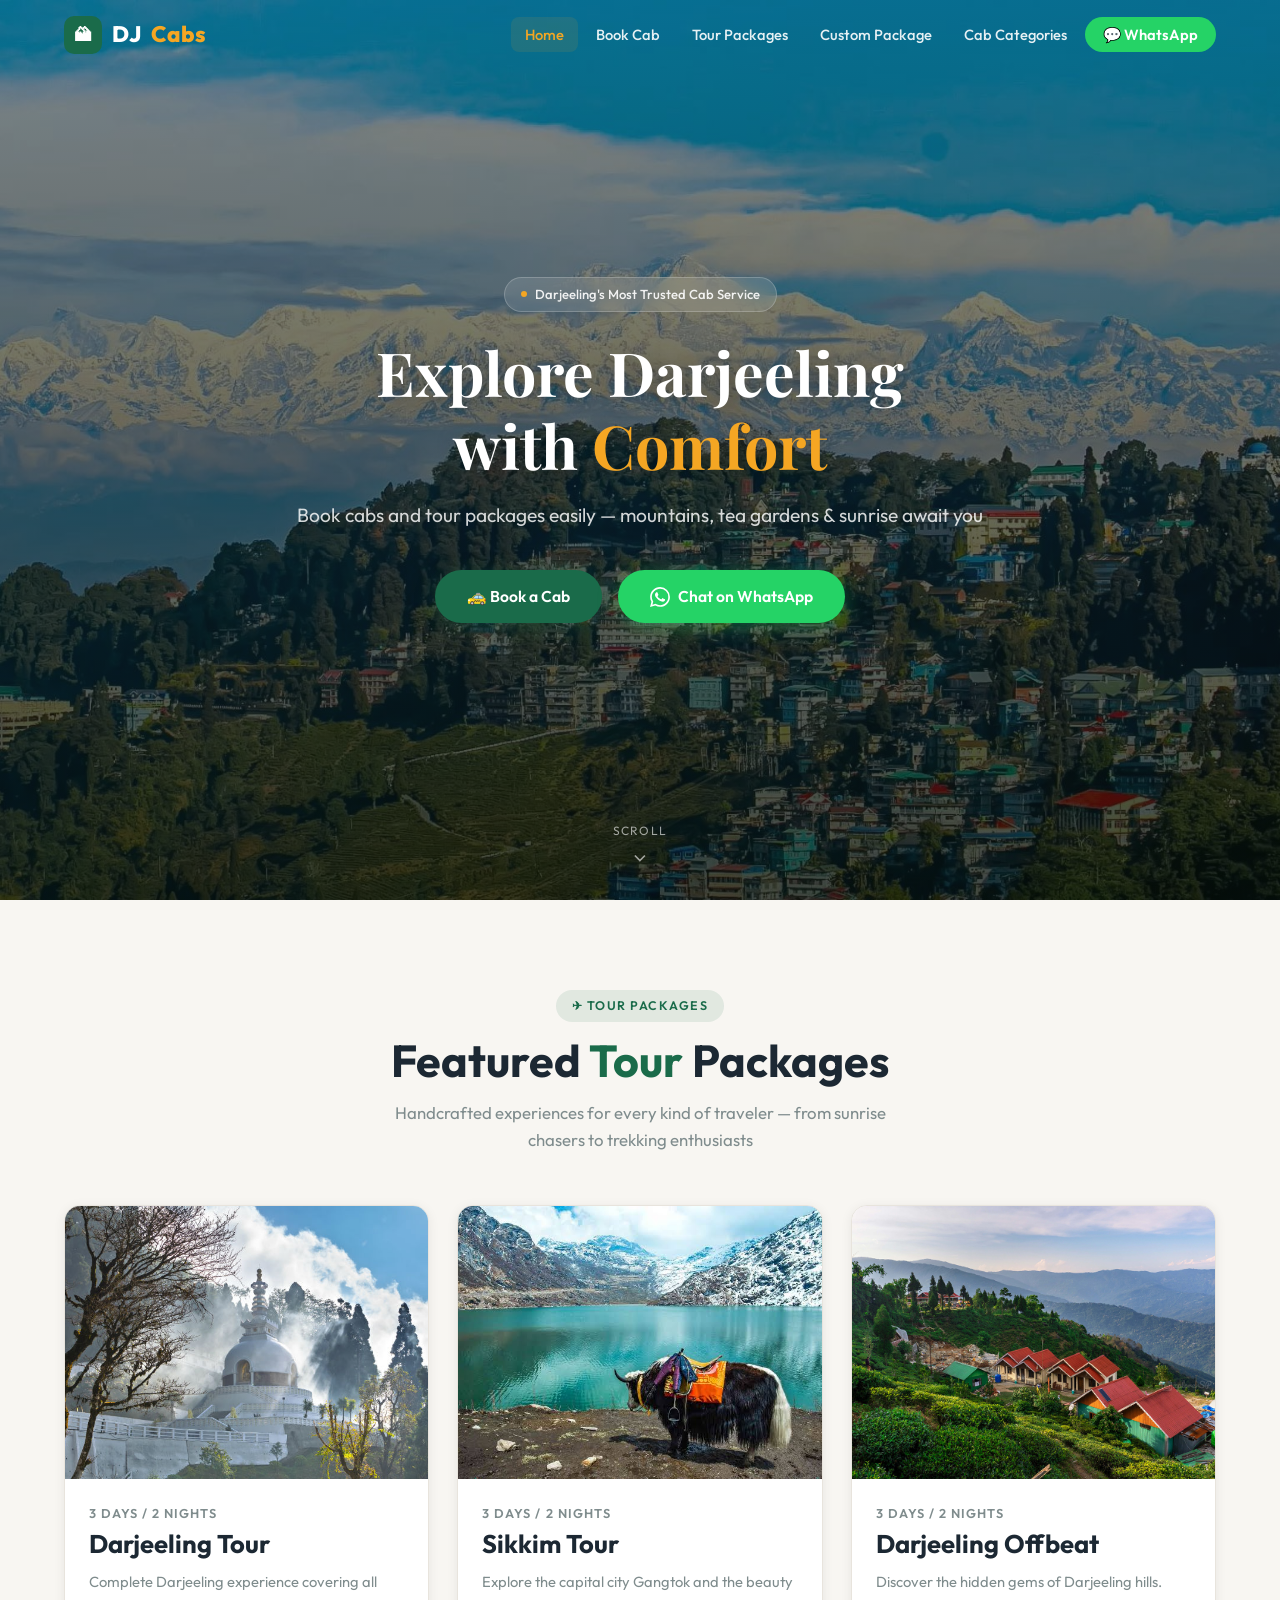
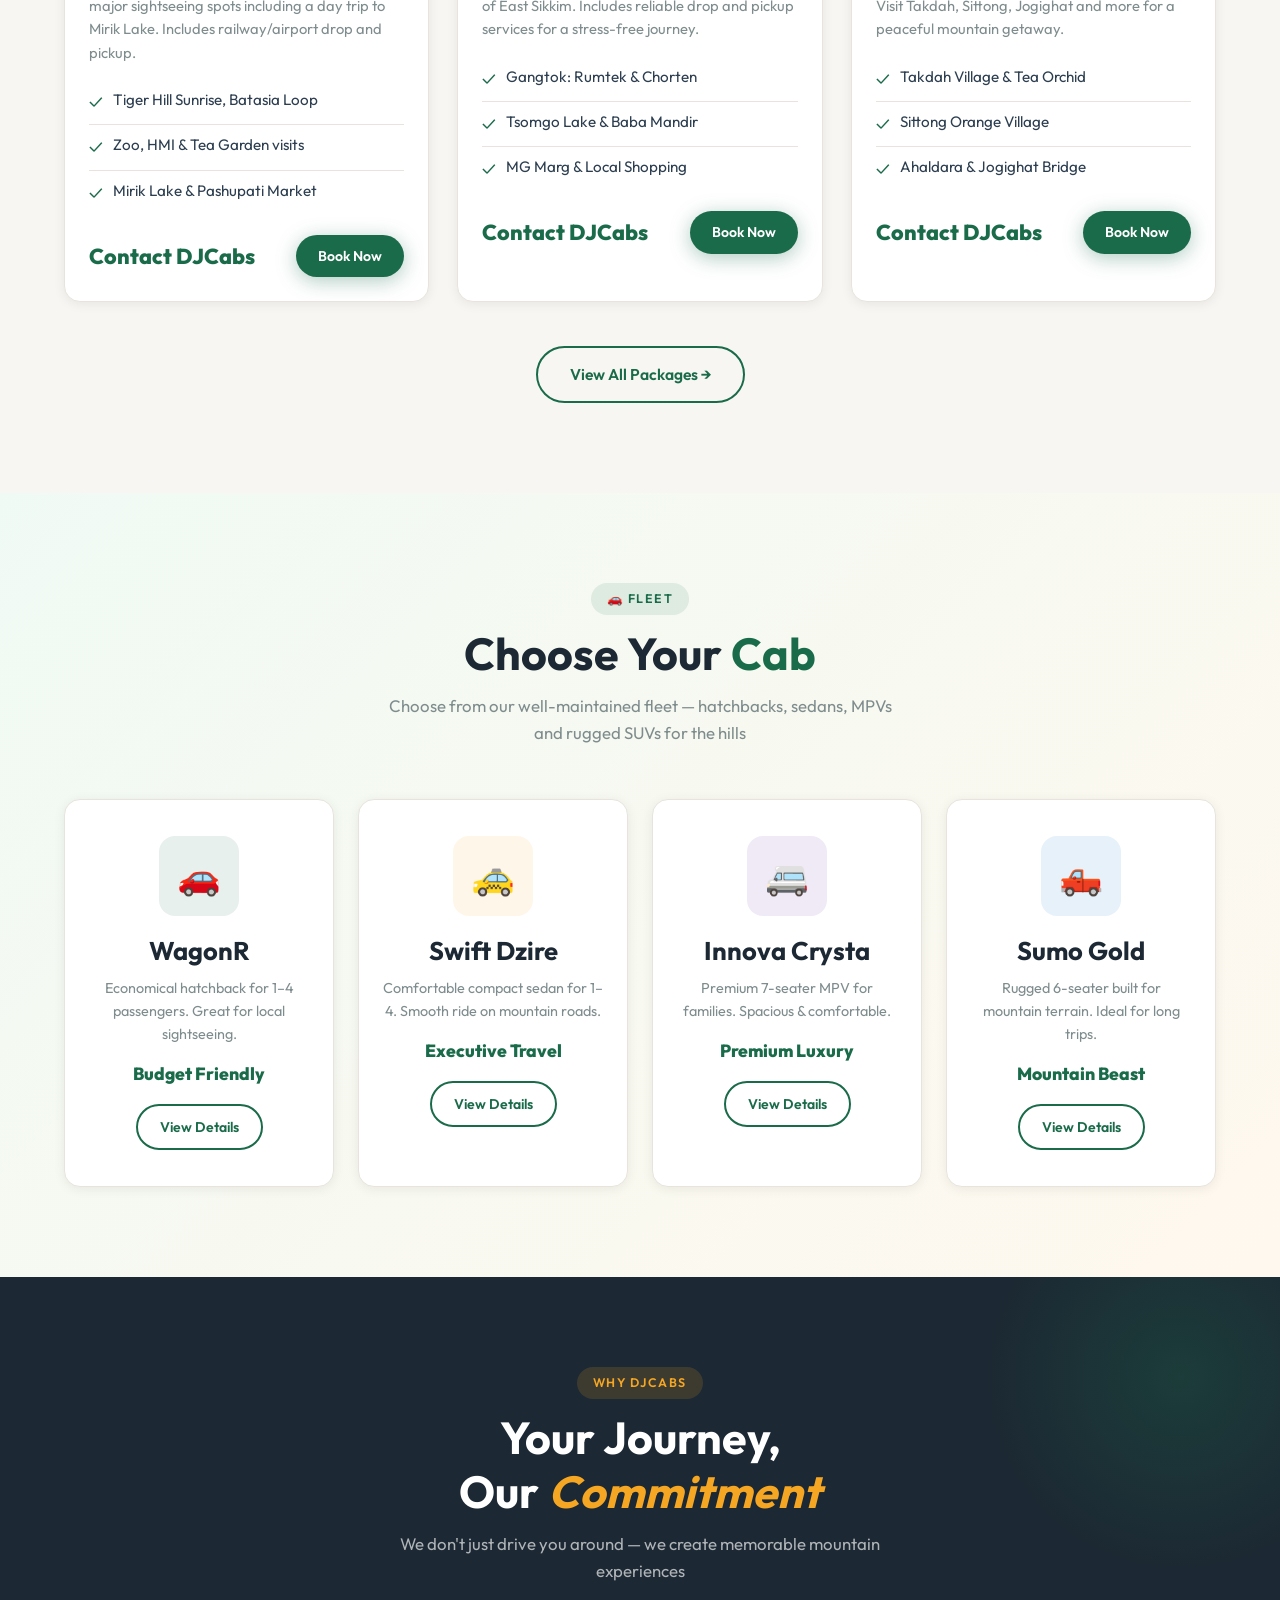
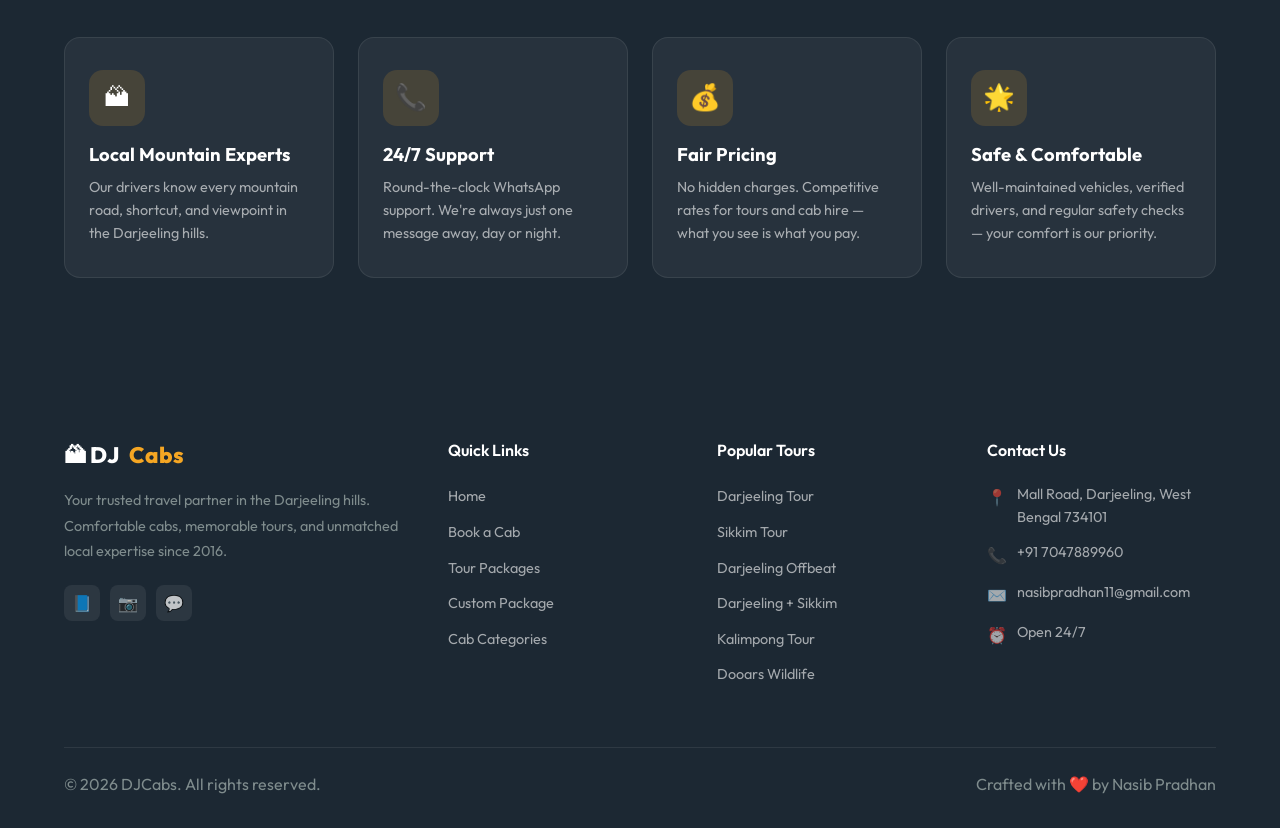
<file: index.html>
<!DOCTYPE html>
<html lang="en">

<head>
  <meta charset="UTF-8" />
  <meta name="viewport" content="width=device-width, initial-scale=1.0" />
  <title>DJCabs – Explore Darjeeling with Comfort | Cab &amp; Tour Booking</title>
  <meta name="description"
    content="Book affordable cabs and premium tour packages in Darjeeling. Explore tea gardens, Tiger Hill, Sandakphu and more with DJCabs – your trusted local travel partner." />
  <link rel="stylesheet" href="style.css" />
</head>

<body>

  <!-- ======= NAVBAR ======= -->
  <nav class="navbar" id="navbar">
    <div class="container">
      <a href="index.html" class="nav-logo">
        <div class="logo-icon">🏔</div>
        DJ<span>Cabs</span>
      </a>
      <ul class="nav-links" id="navLinks">
        <li><a href="index.html" class="active">Home</a></li>
        <li><a href="book-cab.html">Book Cab</a></li>
        <li><a href="tour-packages.html">Tour Packages</a></li>
        <li><a href="custom-package.html">Custom Package</a></li>
        <li><a href="cab-categories.html">Cab Categories</a></li>

        <li><a href="#" class="wa-link nav-cta" data-msg="Hi, I want to book a cab">💬 WhatsApp</a></li>
      </ul>
      <button class="hamburger" id="hamburger" aria-label="Menu">
        <span></span><span></span><span></span>
      </button>
    </div>
  </nav>

  <!-- ======= HERO ======= -->
  <section class="hero" id="home">
    <div class="hero-bg" id="heroBg"></div>
    <div class="hero-overlay"></div>
    <div class="hero-content">
      <div class="hero-badge">
        <span class="dot"></span>
        Darjeeling's Most Trusted Cab Service
      </div>
      <h1 class="serif">Explore Darjeeling<br>with <em>Comfort</em></h1>
      <p class="hero-sub">Book cabs and tour packages easily — mountains, tea gardens &amp; sunrise await you</p>
      <div class="hero-buttons">
        <a href="book-cab.html" class="btn btn-primary">
          🚕 Book a Cab
        </a>
        <a href="#" class="btn btn-whatsapp wa-link" data-msg="Hi, I want to book a cab">
          <svg viewBox="0 0 24 24" fill="currentColor">
            <path
              d="M17.472 14.382c-.297-.149-1.758-.867-2.03-.967-.273-.099-.471-.148-.67.15-.197.297-.767.966-.94 1.164-.173.199-.347.223-.644.075-.297-.15-1.255-.463-2.39-1.475-.883-.788-1.48-1.761-1.653-2.059-.173-.297-.018-.458.13-.606.134-.133.298-.347.446-.52.149-.174.198-.298.298-.497.099-.198.05-.371-.025-.52-.075-.149-.669-1.612-.916-2.207-.242-.579-.487-.5-.669-.51-.173-.008-.371-.01-.57-.01-.198 0-.52.074-.792.372-.272.297-1.04 1.016-1.04 2.479 0 1.462 1.065 2.875 1.213 3.074.149.198 2.096 3.2 5.077 4.487.709.306 1.262.489 1.694.625.712.227 1.36.195 1.871.118.571-.085 1.758-.719 2.006-1.413.248-.694.248-1.289.173-1.413-.074-.124-.272-.198-.57-.347m-5.421 7.403h-.004a9.87 9.87 0 01-5.031-1.378l-.361-.214-3.741.982.998-3.648-.235-.374a9.86 9.86 0 01-1.51-5.26c.001-5.45 4.436-9.884 9.888-9.884 2.64 0 5.122 1.03 6.988 2.898a9.825 9.825 0 012.893 6.994c-.003 5.45-4.437 9.884-9.885 9.884m8.413-18.297A11.815 11.815 0 0012.05 0C5.495 0 .16 5.335.157 11.892c0 2.096.547 4.142 1.588 5.945L.057 24l6.305-1.654a11.882 11.882 0 005.683 1.448h.005c6.554 0 11.89-5.335 11.893-11.893a11.821 11.821 0 00-3.48-8.413Z" />
          </svg>
          Chat on WhatsApp
        </a>
      </div>
    </div>
    <div class="hero-scroll">
      <span>Scroll</span>
      <svg viewBox="0 0 24 24" fill="none" stroke="currentColor" stroke-width="2">
        <polyline points="6 9 12 15 18 9" />
      </svg>
    </div>
  </section>



  <!-- ======= FEATURED TOUR PACKAGES ======= -->
  <section class="packages-section" id="packages">
    <div class="container">
      <div class="section-header text-center fade-in">
        <span class="section-label">✈ Tour Packages</span>
        <h2>Featured <span class="text-primary">Tour</span> Packages</h2>
        <p>Handcrafted experiences for every kind of traveler — from sunrise chasers to trekking enthusiasts</p>
      </div>
      <div class="grid-3">
        <!-- Package 1: Darjeeling Tour -->
        <div class="card fade-in fade-in-d1">
          <div class="card-img-wrap"
            style="background-image:url('assets/pkg-darjeeling.jpg');background-size:cover;background-position:center;aspect-ratio:4/3;">
          </div>
          <div class="card-body">
            <p class="text-muted"
              style="font-size:0.8rem; text-transform:uppercase; letter-spacing:0.08em; font-weight:600;">3 Days / 2
              Nights</p>
            <h3 style="margin:6px 0 10px;">Darjeeling Tour</h3>
            <p style="margin-bottom:16px; font-size:0.92rem;">Complete Darjeeling experience covering all major
              sightseeing spots including a day trip to Mirik Lake. Includes railway/airport drop and pickup.</p>
            <ul class="highlight-list" style="margin-bottom:20px;">
              <li><span class="check">✓</span> Tiger Hill Sunrise, Batasia Loop</li>
              <li><span class="check">✓</span> Zoo, HMI & Tea Garden visits</li>
              <li><span class="check">✓</span> Mirik Lake & Pashupati Market</li>
            </ul>
            <div style="display:flex; align-items:center; justify-content:space-between;">
              <div class="price-tag">Contact DJCabs</div>
              <a href="#" class="btn btn-primary btn-sm wa-link"
                data-msg="Hi, I want to book the Darjeeling Tour (3D/2N). Please share details.">Book Now</a>
            </div>
          </div>
        </div>

        <!-- Package 2: Sikkim Tour -->
        <div class="card fade-in fade-in-d2">
          <div class="card-img-wrap"
            style="background-image:url('assets/pkg-sikkim.jpg');background-size:cover;background-position:center;aspect-ratio:4/3;">
          </div>
          <div class="card-body">
            <p class="text-muted"
              style="font-size:0.8rem; text-transform:uppercase; letter-spacing:0.08em; font-weight:600;">3 Days / 2
              Nights</p>
            <h3 style="margin:6px 0 10px;">Sikkim Tour</h3>
            <p style="margin-bottom:16px; font-size:0.92rem;">Explore the capital city Gangtok and the beauty of East
              Sikkim. Includes reliable drop and pickup services for a stress-free journey.</p>
            <ul class="highlight-list" style="margin-bottom:20px;">
              <li><span class="check">✓</span> Gangtok: Rumtek & Chorten</li>
              <li><span class="check">✓</span> Tsomgo Lake & Baba Mandir</li>
              <li><span class="check">✓</span> MG Marg & Local Shopping</li>
            </ul>
            <div style="display:flex; align-items:center; justify-content:space-between;">
              <div class="price-tag">Contact DJCabs</div>
              <a href="#" class="btn btn-primary btn-sm wa-link"
                data-msg="Hi, I want to book the Sikkim Tour (3D/2N). Please share details.">Book Now</a>
            </div>
          </div>
        </div>

        <!-- Package 3: Darjeeling Offbeat -->
        <div class="card fade-in fade-in-d3">
          <div class="card-img-wrap"
            style="background-image:url('assets/pkg-offbeat.jpg');background-size:cover;background-position:center;aspect-ratio:4/3;">
          </div>
          <div class="card-body">
            <p class="text-muted"
              style="font-size:0.8rem; text-transform:uppercase; letter-spacing:0.08em; font-weight:600;">3 Days / 2
              Nights
            </p>
            <h3 style="margin:6px 0 10px;">Darjeeling Offbeat</h3>
            <p style="margin-bottom:16px; font-size:0.92rem;">Discover the hidden gems of Darjeeling hills. Visit
              Takdah, Sittong, Jogighat and more for a peaceful mountain getaway.</p>
            <ul class="highlight-list" style="margin-bottom:20px;">
              <li><span class="check">✓</span> Takdah Village & Tea Orchid</li>
              <li><span class="check">✓</span> Sittong Orange Village</li>
              <li><span class="check">✓</span> Ahaldara & Jogighat Bridge</li>
            </ul>
            <div style="display:flex; align-items:center; justify-content:space-between;">
              <div class="price-tag">Contact DJCabs</div>
              <a href="#" class="btn btn-primary btn-sm wa-link"
                data-msg="Hi, I want to book the Darjeeling Offbeat package. Please share details.">Book Now</a>
            </div>
          </div>
        </div>
      </div>

      <div class="text-center" style="margin-top:44px;">
        <a href="tour-packages.html" class="btn btn-outline">View All Packages →</a>
      </div>
    </div>
  </section>

  <!-- ======= CAB CATEGORIES ======= -->
  <section class="cabs-section" id="cabs">
    <div class="container">
      <div class="section-header text-center fade-in">
        <span class="section-label">🚗 Fleet</span>
        <h2>Choose Your <span class="text-primary">Cab</span></h2>
        <p>Choose from our well-maintained fleet — hatchbacks, sedans, MPVs and rugged SUVs for the hills</p>
      </div>
      <div class="grid-4">
        <div class="card cab-card fade-in fade-in-d1 text-center">
          <div class="cab-icon sedan">🚗</div>
          <h3>WagonR</h3>
          <p style="font-size:0.9rem; margin:10px 0 14px;">Economical hatchback for 1–4 passengers. Great for local
            sightseeing.</p>
          <div class="price-tag" style="font-size:1.1rem;">Budget Friendly</div>
          <a href="cab-categories.html" class="btn btn-outline btn-sm" style="margin-top:16px;">View Details</a>
        </div>
        <div class="card cab-card fade-in fade-in-d2 text-center">
          <div class="cab-icon suv">🚕</div>
          <h3>Swift Dzire</h3>
          <p style="font-size:0.9rem; margin:10px 0 14px;">Comfortable compact sedan for 1–4. Smooth ride on mountain
            roads.</p>
          <div class="price-tag" style="font-size:1.1rem;">Executive Travel</div>
          <a href="cab-categories.html" class="btn btn-outline btn-sm" style="margin-top:16px;">View Details</a>
        </div>
        <div class="card cab-card fade-in fade-in-d3 text-center">
          <div class="cab-icon luxury">🚐</div>
          <h3>Innova Crysta</h3>
          <p style="font-size:0.9rem; margin:10px 0 14px;">Premium 7-seater MPV for families. Spacious & comfortable.
          </p>
          <div class="price-tag" style="font-size:1.1rem;">Premium Luxury</div>
          <a href="cab-categories.html" class="btn btn-outline btn-sm" style="margin-top:16px;">View Details</a>
        </div>
        <div class="card cab-card fade-in fade-in-d4 text-center">
          <div class="cab-icon tempo">🛻</div>
          <h3>Sumo Gold</h3>
          <p style="font-size:0.9rem; margin:10px 0 14px;">Rugged 6-seater built for mountain terrain. Ideal for long
            trips.</p>
          <div class="price-tag" style="font-size:1.1rem;">Mountain Beast</div>
          <a href="cab-categories.html" class="btn btn-outline btn-sm" style="margin-top:16px;">View Details</a>
        </div>
      </div>
    </div>
  </section>

  <!-- ======= WHY CHOOSE US ======= -->
  <section class="why-section" id="why">
    <div class="container">
      <div class="section-header text-center fade-in">
        <span class="section-label">Why DJCabs</span>
        <h2>Your Journey,<br>Our <em class="text-accent">Commitment</em></h2>
        <p>We don't just drive you around — we create memorable mountain experiences</p>
      </div>
      <div class="grid-4">
        <div class="why-card fade-in fade-in-d1">
          <div class="why-icon">🏔</div>
          <h3>Local Mountain Experts</h3>
          <p style="color:rgba(255,255,255,0.6); font-size:0.9rem;">Our drivers know every mountain road, shortcut, and
            viewpoint in the Darjeeling hills.</p>
        </div>
        <div class="why-card fade-in fade-in-d2">
          <div class="why-icon">📞</div>
          <h3>24/7 Support</h3>
          <p style="color:rgba(255,255,255,0.6); font-size:0.9rem;">Round-the-clock WhatsApp support. We're always just
            one message away, day or night.</p>
        </div>
        <div class="why-card fade-in fade-in-d3">
          <div class="why-icon">💰</div>
          <h3>Fair Pricing</h3>
          <p style="color:rgba(255,255,255,0.6); font-size:0.9rem;">No hidden charges. Competitive rates for tours and
            cab hire — what you see is what you pay.</p>
        </div>
        <div class="why-card fade-in fade-in-d4">
          <div class="why-icon">🌟</div>
          <h3>Safe &amp; Comfortable</h3>
          <p style="color:rgba(255,255,255,0.6); font-size:0.9rem;">Well-maintained vehicles, verified drivers, and
            regular safety checks — your comfort is our priority.</p>
        </div>
      </div>
    </div>
  </section>



  <!-- ======= FOOTER ======= -->
  <footer>
    <div class="container">
      <div class="footer-grid">
        <div>
          <div class="footer-logo">🏔 DJ<span>Cabs</span></div>
          <p class="footer-desc">Your trusted travel partner in the Darjeeling hills. Comfortable cabs, memorable tours,
            and unmatched local expertise since 2016.</p>
          <div class="footer-social">
            <a href="#" class="social-btn" aria-label="Facebook">📘</a>
            <a href="#" class="social-btn" aria-label="Instagram">📷</a>
            <a href="#" class="social-btn wa-link" aria-label="WhatsApp">💬</a>
          </div>
        </div>
        <div>
          <div class="footer-heading">Quick Links</div>
          <ul class="footer-links">
            <li><a href="index.html">Home</a></li>
            <li><a href="book-cab.html">Book a Cab</a></li>
            <li><a href="tour-packages.html">Tour Packages</a></li>
            <li><a href="custom-package.html">Custom Package</a></li>
            <li><a href="cab-categories.html">Cab Categories</a></li>

          </ul>
        </div>
        <div>
          <div class="footer-heading">Popular Tours</div>
          <ul class="footer-links">
            <li><a href="#">Darjeeling Tour</a></li>
            <li><a href="#">Sikkim Tour</a></li>
            <li><a href="#">Darjeeling Offbeat</a></li>
            <li><a href="#">Darjeeling + Sikkim</a></li>
            <li><a href="#">Kalimpong Tour</a></li>
            <li><a href="#">Dooars Wildlife</a></li>
          </ul>
        </div>
        <div>
          <div class="footer-heading">Contact Us</div>
          <ul class="footer-contact">
            <li><span class="icon">📍</span> Mall Road, Darjeeling, West Bengal 734101</li>
            <li><span class="icon">📞</span> +91 7047889960</li>
            <li><span class="icon">✉️</span> nasibpradhan11@gmail.com</li>
            <li><span class="icon">⏰</span> Open 24/7</li>
          </ul>
        </div>
      </div>
      <div class="footer-bottom">
        <p>© 2026 DJCabs. All rights reserved.</p>
        <p>Crafted with ❤️ by Nasib Pradhan</p>
      </div>
    </div>
  </footer>

  <script src="script.js"></script>
</body>

</html>
</file>
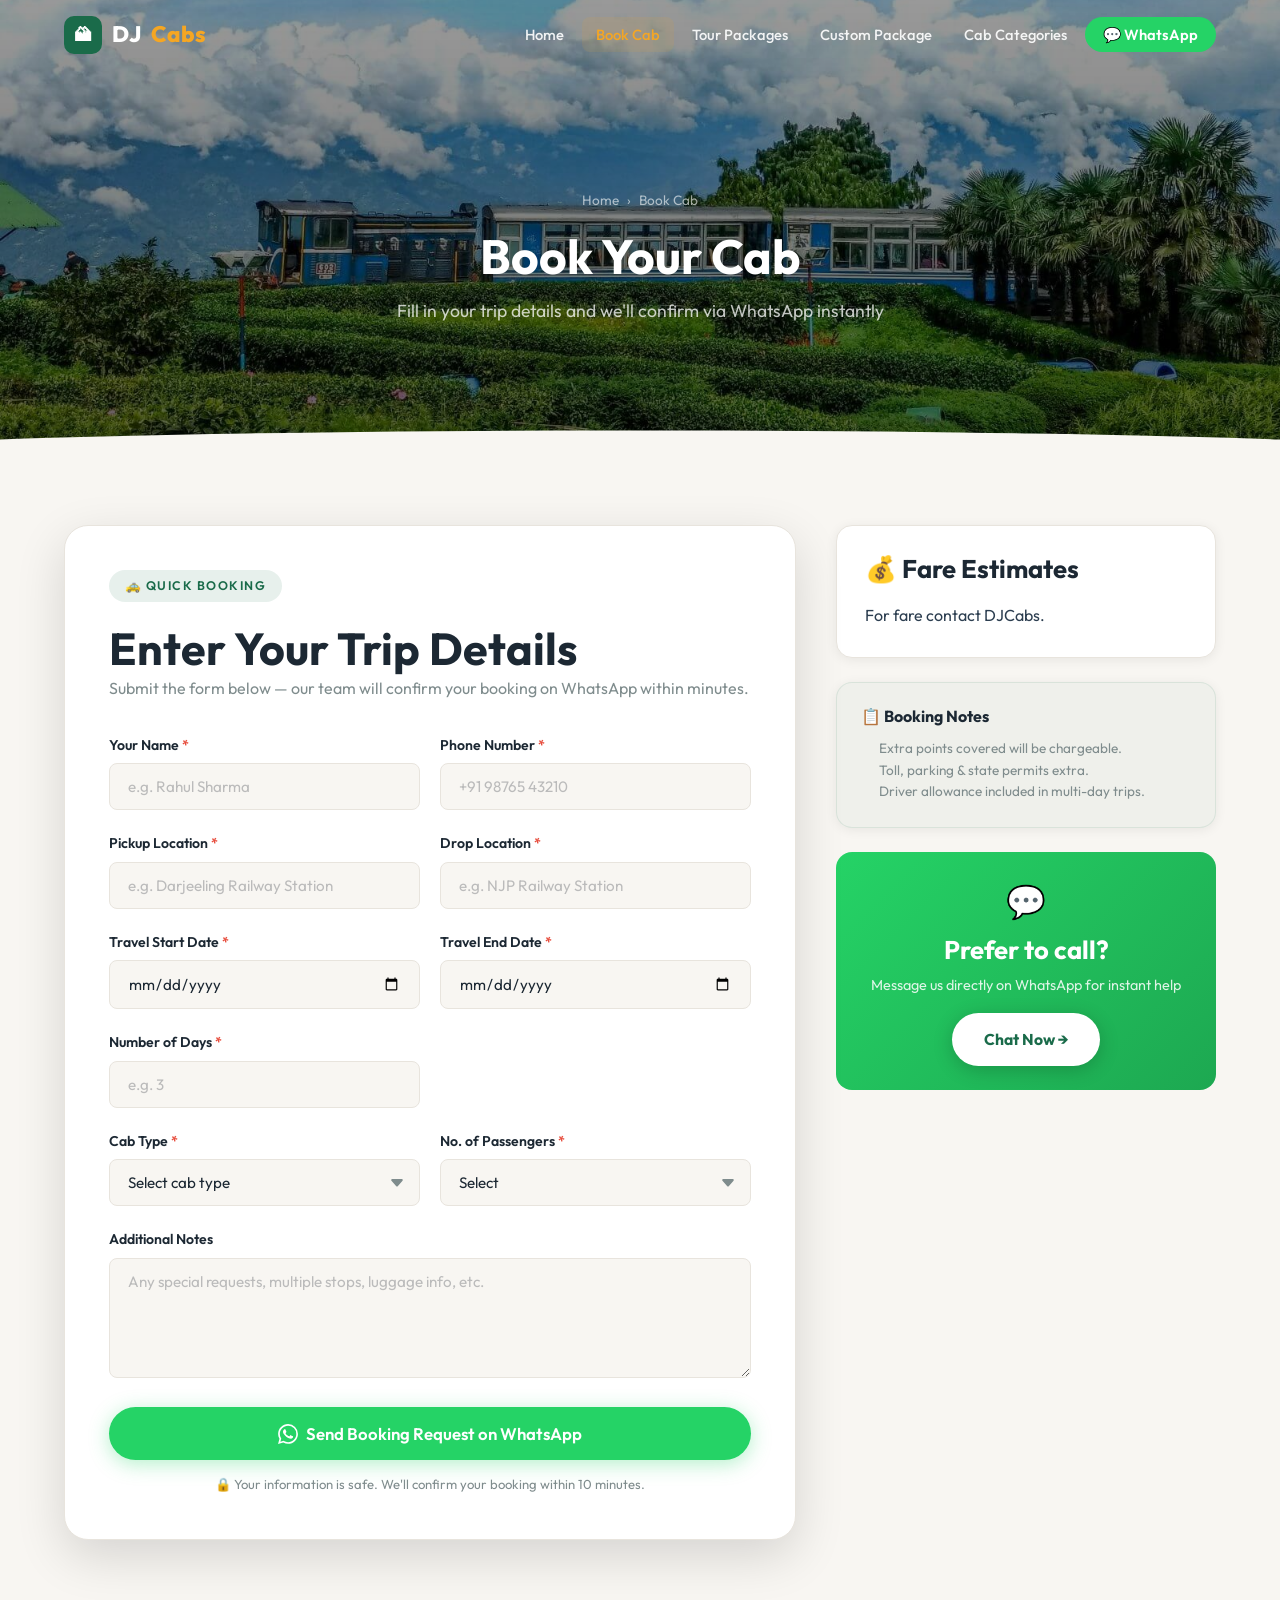
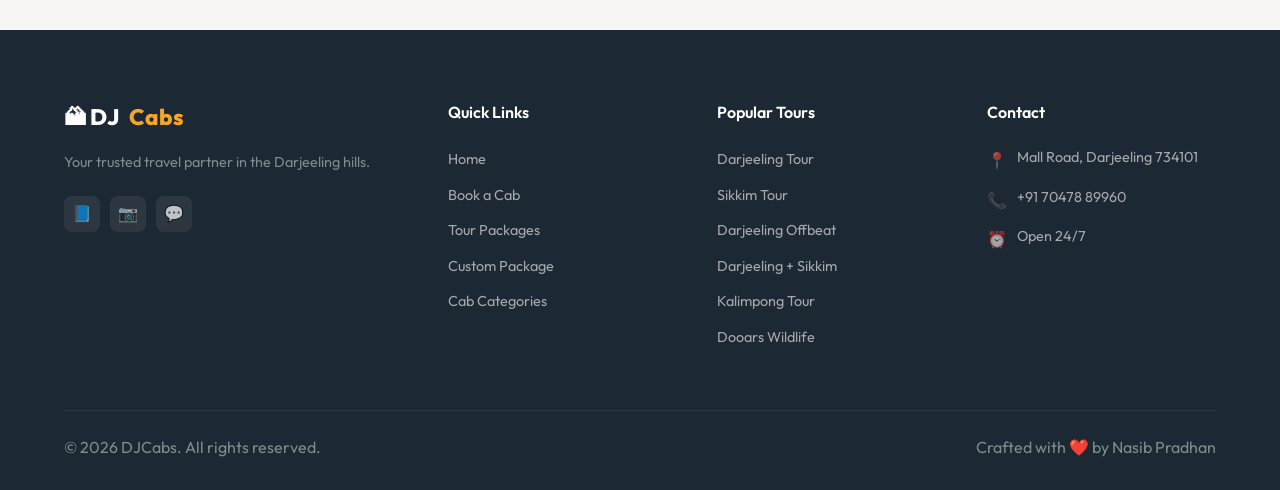
<file: book-cab.html>
<!DOCTYPE html>
<html lang="en">

<head>
    <meta charset="UTF-8" />
    <meta name="viewport" content="width=device-width, initial-scale=1.0" />
    <title>Book a Cab – DJCabs Darjeeling</title>
    <meta name="description"
        content="Book an affordable, comfortable cab in Darjeeling for sightseeing, airport transfers, or outstation trips. Instant WhatsApp confirmation." />
    <link rel="stylesheet" href="style.css" />
</head>

<body>

    <!-- NAVBAR -->
    <nav class="navbar scrolled" id="navbar">
        <div class="container">
            <a href="index.html" class="nav-logo">
                <div class="logo-icon">🏔</div>
                DJ<span>Cabs</span>
            </a>
            <ul class="nav-links" id="navLinks">
                <li><a href="index.html">Home</a></li>
                <li><a href="book-cab.html" class="active">Book Cab</a></li>
                <li><a href="tour-packages.html">Tour Packages</a></li>
                <li><a href="custom-package.html">Custom Package</a></li>
                <li><a href="cab-categories.html">Cab Categories</a></li>

                <li><a href="#" class="wa-link nav-cta" data-msg="Hi, I want to book a cab">💬 WhatsApp</a></li>
            </ul>
            <button class="hamburger" id="hamburger" aria-label="Menu">
                <span></span><span></span><span></span>
            </button>
        </div>
    </nav>

    <!-- PAGE HERO -->
    <div class="page-hero book-hero">
        <div class="container">
            <div class="breadcrumb">
                <a href="index.html">Home</a>
                <span>›</span>
                <span>Book Cab</span>
            </div>
            <h1>Book Your Cab</h1>
            <p>Fill in your trip details and we'll confirm via WhatsApp instantly</p>
        </div>
    </div>

    <!-- BOOKING SECTION -->
    <section style="padding:70px 0 90px;">
        <div class="container">
            <div style="display:grid; grid-template-columns:1fr 380px; gap:40px; align-items:start;">

                <!-- FORM -->
                <div class="form-card fade-in">
                    <div style="margin-bottom:32px;">
                        <span class="section-label">🚕 Quick Booking</span>
                        <h2 style="margin-top:8px;">Enter Your Trip Details</h2>
                        <p>Submit the form below — our team will confirm your booking on WhatsApp within minutes.</p>
                    </div>

                    <form id="bookCabForm" novalidate>
                        <div class="form-row">
                            <div class="form-group">
                                <label for="name">Your Name <span class="req">*</span></label>
                                <input type="text" id="name" name="name" placeholder="e.g. Rahul Sharma" required />
                            </div>
                            <div class="form-group">
                                <label for="phone">Phone Number <span class="req">*</span></label>
                                <input type="tel" id="phone" name="phone" placeholder="+91 98765 43210" required />
                            </div>
                        </div>

                        <div class="form-row">
                            <div class="form-group">
                                <label for="pickup">Pickup Location <span class="req">*</span></label>
                                <input type="text" id="pickup" name="pickup"
                                    placeholder="e.g. Darjeeling Railway Station" required />
                            </div>
                            <div class="form-group">
                                <label for="drop">Drop Location <span class="req">*</span></label>
                                <input type="text" id="drop" name="drop" placeholder="e.g. NJP Railway Station"
                                    required />
                            </div>
                        </div>

                        <div class="form-row">
                            <div class="form-group">
                                <label for="startDate">Travel Start Date <span class="req">*</span></label>
                                <input type="date" id="startDate" name="startDate" required />
                            </div>
                            <div class="form-group">
                                <label for="endDate">Travel End Date <span class="req">*</span></label>
                                <input type="date" id="endDate" name="endDate" required />
                            </div>
                        </div>

                        <div class="form-row">
                            <div class="form-group" style="width: 100%;">
                                <label for="days">Number of Days <span class="req">*</span></label>
                                <input type="number" id="days" name="days" placeholder="e.g. 3" min="1" required />
                            </div>
                        </div>

                        <div class="form-row">
                            <div class="form-group">
                                <label for="cabType">Cab Type <span class="req">*</span></label>
                                <select id="cabType" name="cabType" required>
                                    <option value="" disabled selected>Select cab type</option>
                                    <option value="WagonR">WagonR (1–4 passengers, Economy)</option>
                                    <option value="Swift Dzire">Swift Dzire (1–4 passengers, Sedan)</option>
                                    <option value="Innova Crysta">Innova Crysta (up to 7 passengers, Luxury)
                                    </option>
                                    <option value="Sumo Gold">Sumo Gold (up to 6 passengers, Mountain Beast)</option>
                                </select>
                            </div>
                            <div class="form-group">
                                <label for="passengers">No. of Passengers <span class="req">*</span></label>
                                <select id="passengers" name="passengers" required>
                                    <option value="" disabled selected>Select</option>
                                    <option value="1">1</option>
                                    <option value="2">2</option>
                                    <option value="3">3</option>
                                    <option value="4">4</option>
                                    <option value="5-6">5 – 6</option>
                                    <option value="7-8">7 – 8</option>
                                    <option value="9-12">9 – 12</option>
                                    <option value="13-15">13 – 15</option>
                                </select>
                            </div>
                        </div>

                        <div class="form-group">
                            <label for="notes">Additional Notes</label>
                            <textarea id="notes" name="notes"
                                placeholder="Any special requests, multiple stops, luggage info, etc."></textarea>
                        </div>

                        <div class="form-submit">
                            <button type="submit" class="btn btn-whatsapp">
                                <svg style="width:20px;height:20px;" viewBox="0 0 24 24" fill="currentColor">
                                    <path
                                        d="M17.472 14.382c-.297-.149-1.758-.867-2.03-.967-.273-.099-.471-.148-.67.15-.197.297-.767.966-.94 1.164-.173.199-.347.223-.644.075-.297-.15-1.255-.463-2.39-1.475-.883-.788-1.48-1.761-1.653-2.059-.173-.297-.018-.458.13-.606.134-.133.298-.347.446-.52.149-.174.198-.298.298-.497.099-.198.05-.371-.025-.52-.075-.149-.669-1.612-.916-2.207-.242-.579-.487-.5-.669-.51-.173-.008-.371-.01-.57-.01-.198 0-.52.074-.792.372-.272.297-1.04 1.016-1.04 2.479 0 1.462 1.065 2.875 1.213 3.074.149.198 2.096 3.2 5.077 4.487.709.306 1.262.489 1.694.625.712.227 1.36.195 1.871.118.571-.085 1.758-.719 2.006-1.413.248-.694.248-1.289.173-1.413-.074-.124-.272-.198-.57-.347m-5.421 7.403h-.004a9.87 9.87 0 01-5.031-1.378l-.361-.214-3.741.982.998-3.648-.235-.374a9.86 9.86 0 01-1.51-5.26c.001-5.45 4.436-9.884 9.888-9.884 2.64 0 5.122 1.03 6.988 2.898a9.825 9.825 0 012.893 6.994c-.003 5.45-4.437 9.884-9.885 9.884m8.413-18.297A11.815 11.815 0 0012.05 0C5.495 0 .16 5.335.157 11.892c0 2.096.547 4.142 1.588 5.945L.057 24l6.305-1.654a11.882 11.882 0 005.683 1.448h.005c6.554 0 11.89-5.335 11.893-11.893a11.821 11.821 0 00-3.48-8.413Z" />
                                </svg>
                                Send Booking Request on WhatsApp
                            </button>
                        </div>

                        <p style="margin-top:14px; font-size:0.82rem; color:var(--text-muted); text-align:center;">
                            🔒 Your information is safe. We'll confirm your booking within 10 minutes.
                        </p>
                    </form>
                </div>

                <!-- SIDEBAR -->
                <div>
                    <!-- Fare table -->
                    <div class="card" style="padding:28px; margin-bottom:24px;" class="fade-in">
                        <h3 style="margin-bottom:18px;">💰 Fare Estimates</h3>
                        <p style="font-size:1rem; color:var(--text-color);">For fare contact DJCabs.</p>
                    </div>

                    <!-- Booking Notes minimal -->
                    <div class="card"
                        style="padding:24px; margin-bottom:24px; background:rgba(26,107,74,0.04); border:1px solid rgba(26,107,74,0.1);"
                        class="fade-in">
                        <h4 style="margin-bottom:12px;">📋 Booking Notes</h4>
                        <ul style="font-size:0.85rem; color:var(--text-muted); padding-left:18px; line-height:1.6;">
                            <li>Extra points covered will be chargeable.</li>
                            <li>Toll, parking & state permits extra.</li>
                            <li>Driver allowance included in multi-day trips.</li>
                        </ul>
                    </div>



                    <!-- Direct WhatsApp -->
                    <div
                        style="background:linear-gradient(135deg,var(--whatsapp),#1da851); border-radius:var(--radius-md); padding:24px; text-align:center;">
                        <div style="font-size:2rem; margin-bottom:8px;">💬</div>
                        <h3 style="color:#fff; margin-bottom:8px;">Prefer to call?</h3>
                        <p style="color:rgba(255,255,255,0.85); font-size:0.9rem; margin-bottom:16px;">Message us
                            directly on WhatsApp for instant help</p>
                        <a href="#" class="btn btn-white wa-link"
                            data-msg="Hi, I want to book a cab. Please help me.">Chat Now →</a>
                    </div>
                </div>

            </div>
        </div>
    </section>

    <!-- FOOTER -->
    <footer>
        <div class="container">
            <div class="footer-grid">
                <div>
                    <div class="footer-logo">🏔 DJ<span>Cabs</span></div>
                    <p class="footer-desc">Your trusted travel partner in the Darjeeling hills.</p>
                    <div class="footer-social">
                        <a href="#" class="social-btn">📘</a>
                        <a href="#" class="social-btn">📷</a>
                        <a href="#" class="social-btn wa-link">💬</a>
                    </div>
                </div>
                <div>
                    <div class="footer-heading">Quick Links</div>
                    <ul class="footer-links">
                        <li><a href="index.html">Home</a></li>
                        <li><a href="book-cab.html">Book a Cab</a></li>
                        <li><a href="tour-packages.html">Tour Packages</a></li>
                        <li><a href="custom-package.html">Custom Package</a></li>
                        <li><a href="cab-categories.html">Cab Categories</a></li>

                    </ul>
                </div>

                <div>
                    <div class="footer-heading">Popular Tours</div>
                    <ul class="footer-links">
                        <li><a href="#">Darjeeling Tour</a></li>
                        <li><a href="#">Sikkim Tour</a></li>
                        <li><a href="#">Darjeeling Offbeat</a></li>
                        <li><a href="#">Darjeeling + Sikkim</a></li>
                        <li><a href="#">Kalimpong Tour</a></li>
                        <li><a href="#">Dooars Wildlife</a></li>
                    </ul>
                </div>

                <div>
                    <div class="footer-heading">Contact</div>
                    <ul class="footer-contact">
                        <li><span class="icon">📍</span> Mall Road, Darjeeling 734101</li>
                        <li><span class="icon">📞</span> +91 70478 89960</li>
                        <li><span class="icon">⏰</span> Open 24/7</li>
                    </ul>
                </div>
            </div>
            <div class="footer-bottom">
                <p>© 2026 DJCabs. All rights reserved.</p>
                <p>Crafted with ❤️ by Nasib Pradhan</p>
            </div>
        </div>
    </footer>

    <script src="script.js"></script>
</body>

</html>
</file>
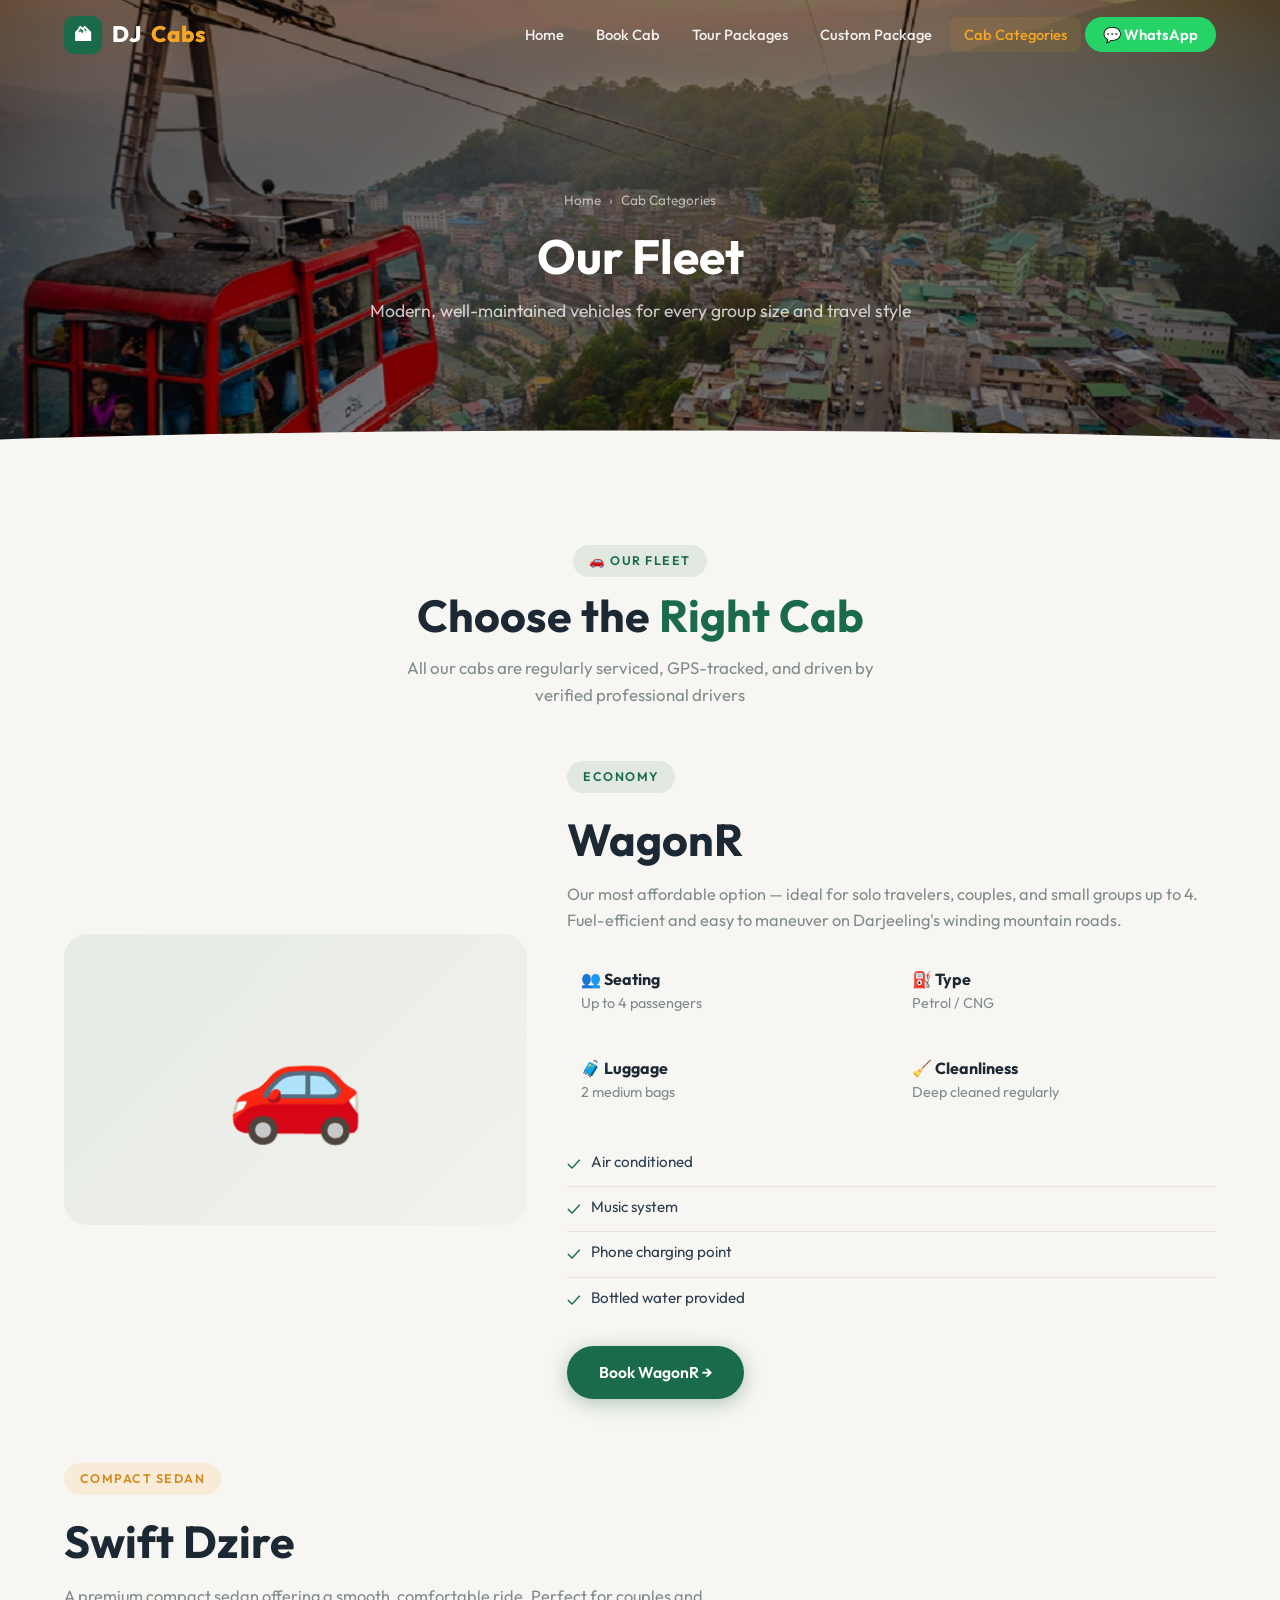
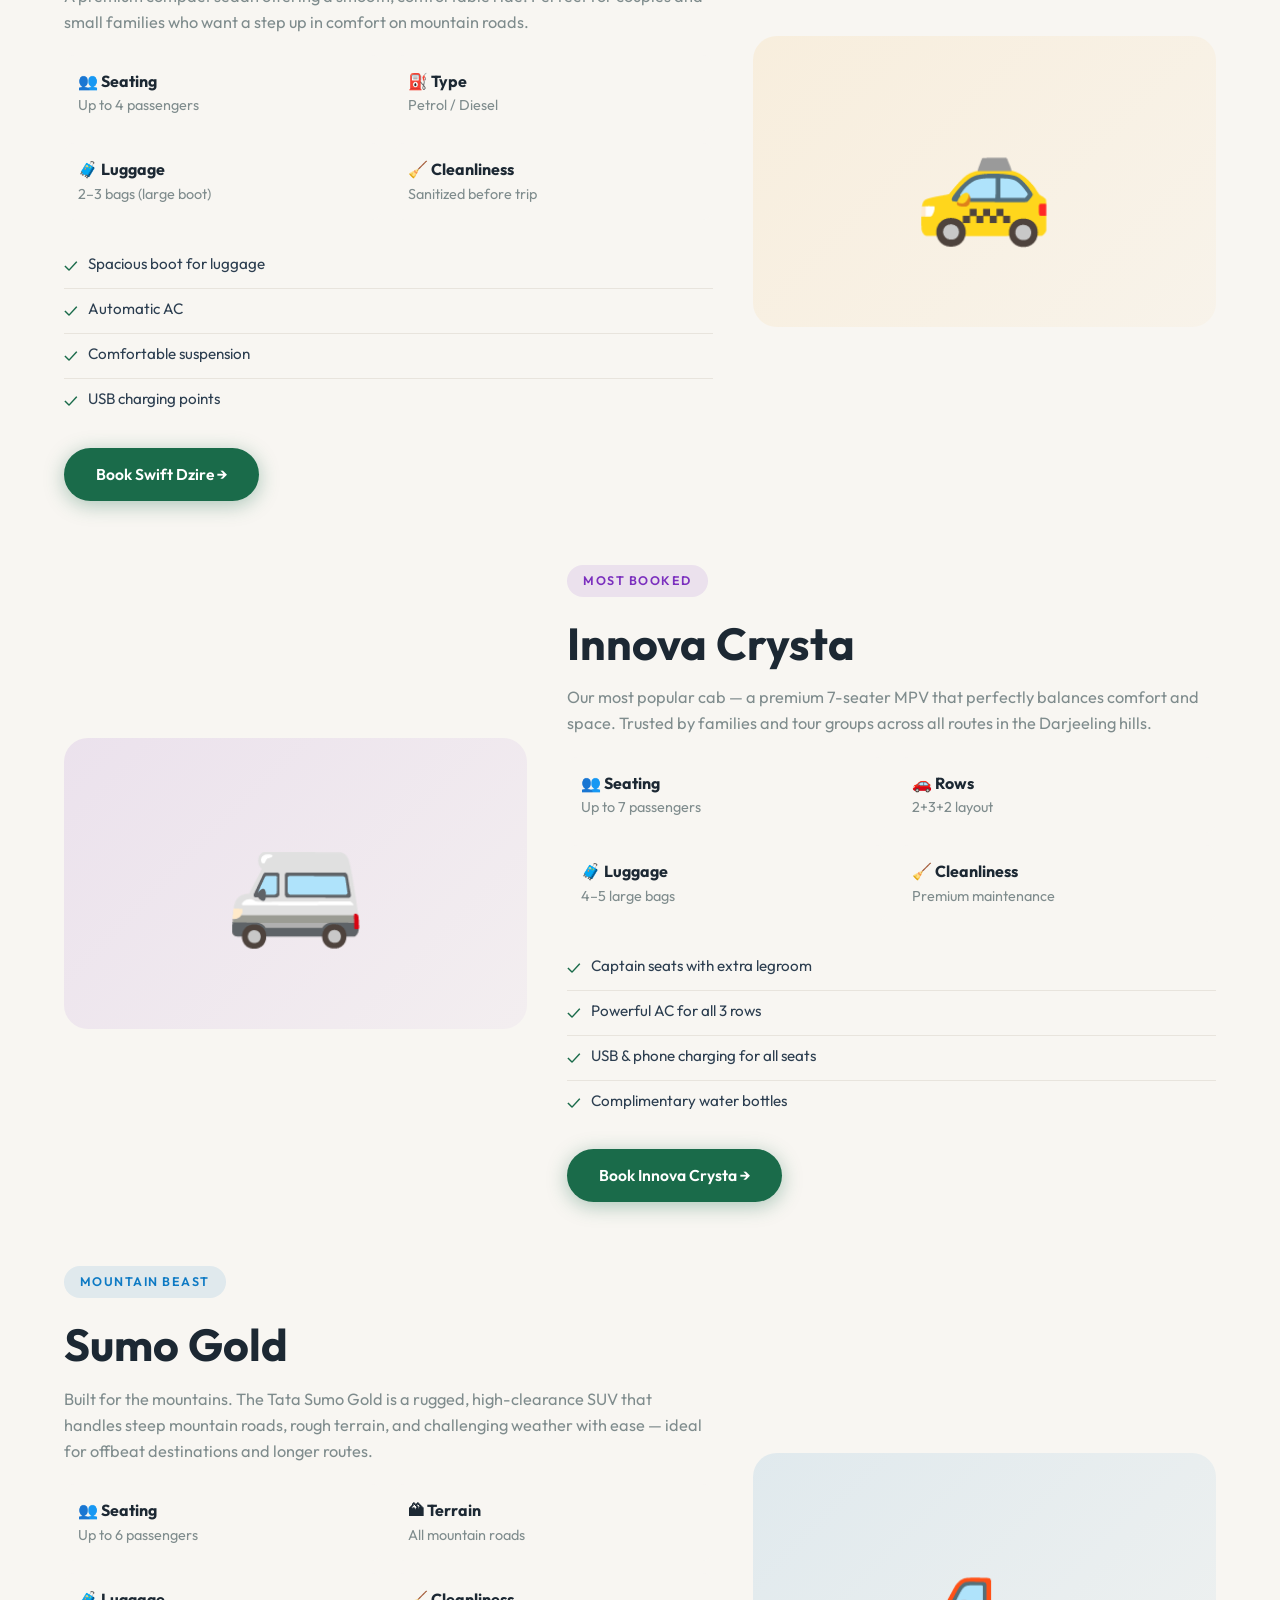
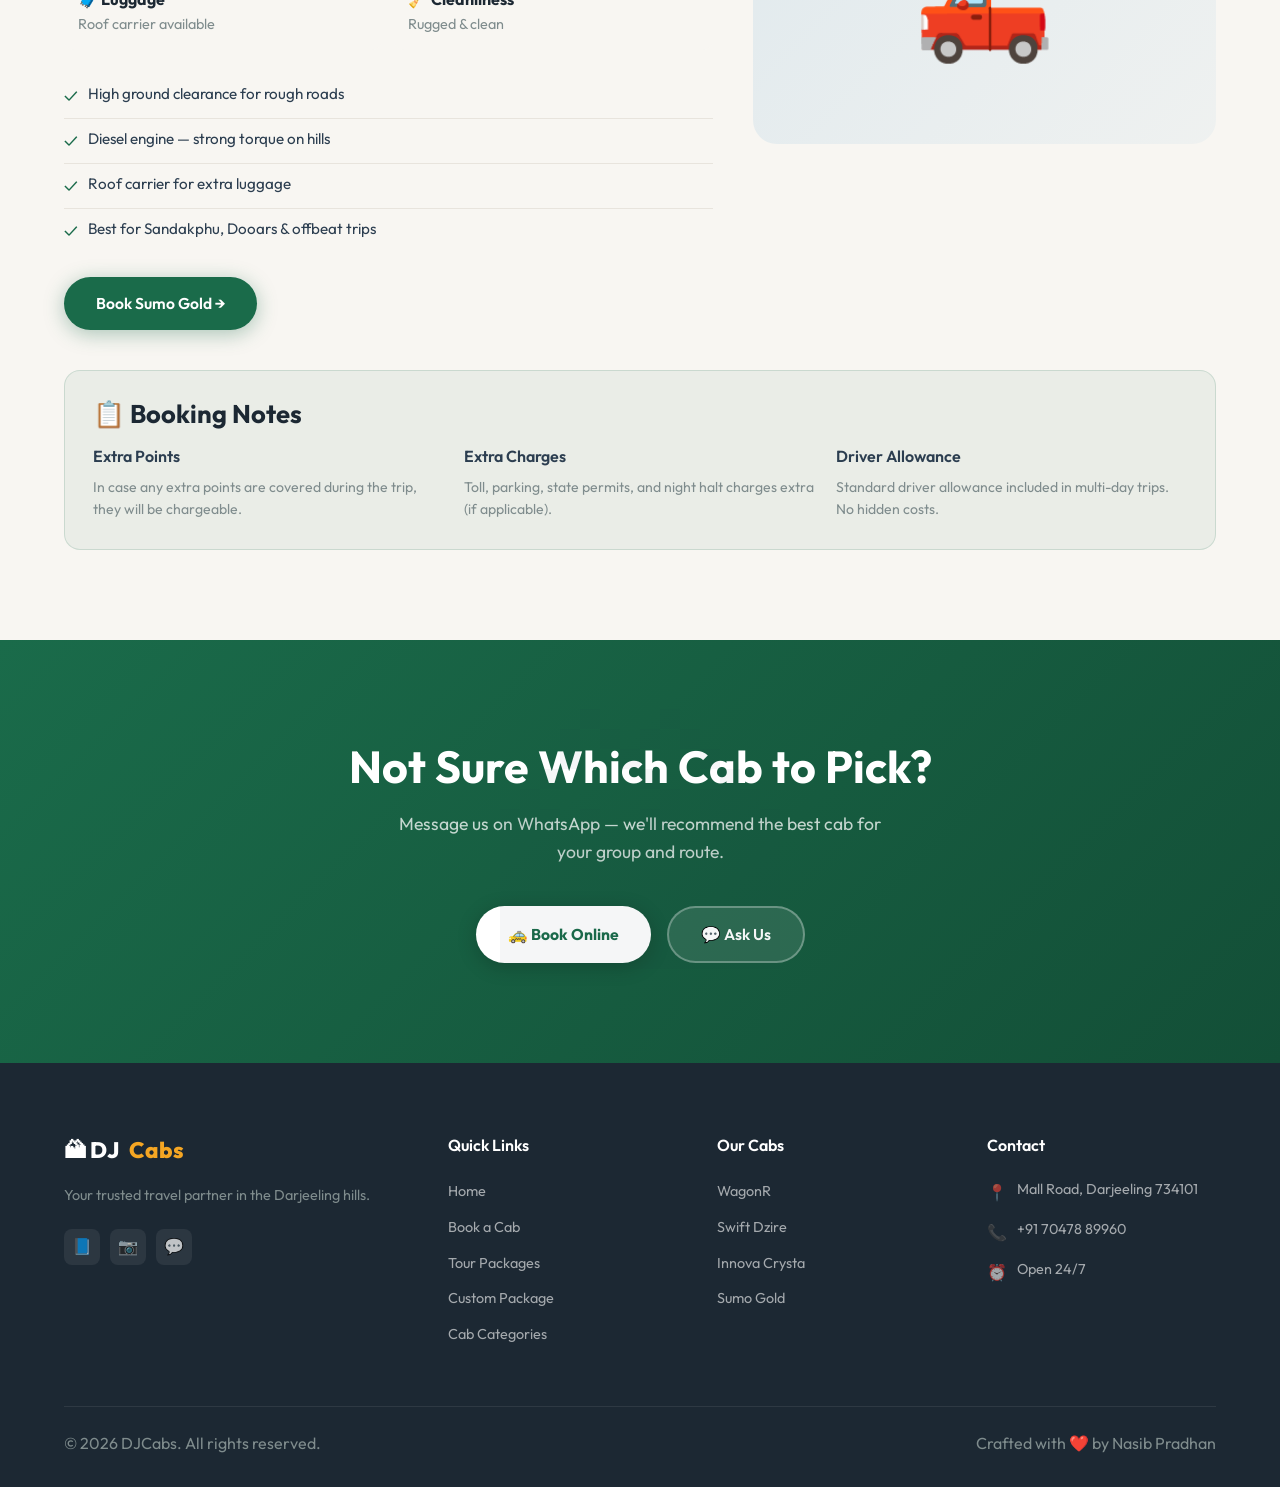
<file: cab-categories.html>
<!DOCTYPE html>
<html lang="en">

<head>
    <meta charset="UTF-8" />
    <meta name="viewport" content="width=device-width, initial-scale=1.0" />
    <title>Cab Categories – DJCabs Darjeeling</title>
    <meta name="description"
        content="Choose from WagonR, Swift Dzire, Innova Crysta, and Sumo Gold cabs in Darjeeling. View features, seating capacity, pricing, and book instantly on WhatsApp." />
    <link rel="stylesheet" href="style.css" />
</head>

<body>

    <!-- NAVBAR -->
    <nav class="navbar scrolled" id="navbar">
        <div class="container">
            <a href="index.html" class="nav-logo">
                <div class="logo-icon">🏔</div>DJ<span>Cabs</span>
            </a>
            <ul class="nav-links" id="navLinks">
                <li><a href="index.html">Home</a></li>
                <li><a href="book-cab.html">Book Cab</a></li>
                <li><a href="tour-packages.html">Tour Packages</a></li>
                <li><a href="custom-package.html">Custom Package</a></li>
                <li><a href="cab-categories.html" class="active">Cab Categories</a></li>

                <li><a href="#" class="wa-link nav-cta" data-msg="Hi, I want to book a cab">💬 WhatsApp</a></li>
            </ul>
            <button class="hamburger" id="hamburger" aria-label="Menu"><span></span><span></span><span></span></button>
        </div>
    </nav>

    <!-- PAGE HERO -->
    <div class="page-hero cab-cat-hero" style="background: linear-gradient(rgba(0, 0, 0, 0.5), rgba(0, 0, 0, 0.5)), url('assets/cab-hero.jpg'); background-size: cover; background-position: center;">
        <div class="container">
            <div class="breadcrumb"><a href="index.html">Home</a><span>›</span><span>Cab Categories</span></div>
            <h1>Our Fleet</h1>
            <p>Modern, well-maintained vehicles for every group size and travel style</p>
        </div>
    </div>

    <!-- CAB CATEGORIES -->
    <section>
        <div class="container">
            <div class="section-header text-center fade-in">
                <span class="section-label">🚗 Our Fleet</span>
                <h2>Choose the <span class="text-primary">Right Cab</span></h2>
                <p>All our cabs are regularly serviced, GPS-tracked, and driven by verified professional drivers</p>
            </div>

            <!-- WagonR -->
            <div style="display:grid;grid-template-columns:1fr 1.4fr;gap:40px;align-items:center;margin-bottom:64px;"
                class="fade-in">
                <div
                    style="background:linear-gradient(135deg,rgba(26,107,74,0.08),rgba(26,107,74,0.03));border-radius:var(--radius-lg);padding:56px;display:flex;align-items:center;justify-content:center;font-size:7rem;">
                    🚗</div>
                <div>
                    <span class="section-label">Economy</span>
                    <h2 style="margin:8px 0 14px;">WagonR</h2>
                    <p style="font-size:1.02rem;margin-bottom:20px;">Our most affordable option — ideal for solo
                        travelers, couples, and small groups up to 4. Fuel-efficient and easy to maneuver on
                        Darjeeling's winding mountain roads.</p>
                    <div style="display:grid;grid-template-columns:1fr 1fr;gap:12px;margin-bottom:24px;">
                        <div style="background:#f8f6f2;border-radius:10px;padding:14px;">
                            <div style="font-weight:700;color:var(--dark);">👥 Seating</div>
                            <div style="color:var(--text-muted);font-size:0.9rem;">Up to 4 passengers</div>
                        </div>
                        <div style="background:#f8f6f2;border-radius:10px;padding:14px;">
                            <div style="font-weight:700;color:var(--dark);">⛽ Type</div>
                            <div style="color:var(--text-muted);font-size:0.9rem;">Petrol / CNG</div>
                        </div>
                        <div style="background:#f8f6f2;border-radius:10px;padding:14px;">
                            <div style="font-weight:700;color:var(--dark);">🧳 Luggage</div>
                            <div style="color:var(--text-muted);font-size:0.9rem;">2 medium bags</div>
                        </div>
                        <div style="background:#f8f6f2;border-radius:10px;padding:14px;">
                            <div style="font-weight:700;color:var(--dark);">🧹 Cleanliness</div>
                            <div style="color:var(--text-muted);font-size:0.9rem;">Deep cleaned regularly</div>
                        </div>
                    </div>
                    <ul class="highlight-list" style="margin-bottom:24px;">
                        <li><span class="check">✓</span> Air conditioned</li>
                        <li><span class="check">✓</span> Music system</li>
                        <li><span class="check">✓</span> Phone charging point</li>
                        <li><span class="check">✓</span> Bottled water provided</li>
                    </ul>
                    <a href="#" class="btn btn-primary wa-link"
                        data-msg="Hi, I want to book a WagonR cab. Please share availability.">Book WagonR
                        →</a>
                </div>
            </div>

            <!-- Swift Dzire -->
            <div style="display:grid;grid-template-columns:1.4fr 1fr;gap:40px;align-items:center;margin-bottom:64px;"
                class="fade-in">
                <div>
                    <span class="section-label"
                        style="background:rgba(245,166,35,0.12);color:var(--accent-dark);">Compact Sedan</span>
                    <h2 style="margin:8px 0 14px;">Swift Dzire</h2>
                    <p style="font-size:1.02rem;margin-bottom:20px;">A premium compact sedan offering a smooth,
                        comfortable ride. Perfect for couples and small families who want a step up in comfort on
                        mountain roads.</p>
                    <div style="display:grid;grid-template-columns:1fr 1fr;gap:12px;margin-bottom:24px;">
                        <div style="background:#f8f6f2;border-radius:10px;padding:14px;">
                            <div style="font-weight:700;color:var(--dark);">👥 Seating</div>
                            <div style="color:var(--text-muted);font-size:0.9rem;">Up to 4 passengers</div>
                        </div>
                        <div style="background:#f8f6f2;border-radius:10px;padding:14px;">
                            <div style="font-weight:700;color:var(--dark);">⛽ Type</div>
                            <div style="color:var(--text-muted);font-size:0.9rem;">Petrol / Diesel</div>
                        </div>
                        <div style="background:#f8f6f2;border-radius:10px;padding:14px;">
                            <div style="font-weight:700;color:var(--dark);">🧳 Luggage</div>
                            <div style="color:var(--text-muted);font-size:0.9rem;">2–3 bags (large boot)</div>
                        </div>
                        <div style="background:#f8f6f2;border-radius:10px;padding:14px;">
                            <div style="font-weight:700;color:var(--dark);">🧹 Cleanliness</div>
                            <div style="color:var(--text-muted);font-size:0.9rem;">Sanitized before trip</div>
                        </div>
                    </div>
                    <ul class="highlight-list" style="margin-bottom:24px;">
                        <li><span class="check">✓</span> Spacious boot for luggage</li>
                        <li><span class="check">✓</span> Automatic AC</li>
                        <li><span class="check">✓</span> Comfortable suspension</li>
                        <li><span class="check">✓</span> USB charging points</li>
                    </ul>
                    <a href="#" class="btn btn-primary wa-link"
                        data-msg="Hi, I want to book a Swift Dzire cab. Please share availability.">Book Swift
                        Dzire →</a>
                </div>
                <div
                    style="background:linear-gradient(135deg,rgba(245,166,35,0.1),rgba(245,166,35,0.04));border-radius:var(--radius-lg);padding:56px;display:flex;align-items:center;justify-content:center;font-size:7rem;">
                    🚕</div>
            </div>

            <!-- Innova Crysta -->
            <div style="display:grid;grid-template-columns:1fr 1.4fr;gap:40px;align-items:center;margin-bottom:64px;"
                class="fade-in">
                <div
                    style="background:linear-gradient(135deg,rgba(123,47,190,0.1),rgba(123,47,190,0.04));border-radius:var(--radius-lg);padding:56px;display:flex;align-items:center;justify-content:center;font-size:7rem;">
                    🚐</div>
                <div>
                    <span class="section-label" style="background:rgba(123,47,190,0.1);color:#7B2FBE;">Most
                        Booked</span>
                    <h2 style="margin:8px 0 14px;">Innova Crysta</h2>
                    <p style="font-size:1.02rem;margin-bottom:20px;">Our most popular cab — a premium 7-seater MPV that
                        perfectly balances comfort and space. Trusted by families and tour groups across all routes in
                        the Darjeeling hills.</p>
                    <div style="display:grid;grid-template-columns:1fr 1fr;gap:12px;margin-bottom:24px;">
                        <div style="background:#f8f6f2;border-radius:10px;padding:14px;">
                            <div style="font-weight:700;color:var(--dark);">👥 Seating</div>
                            <div style="color:var(--text-muted);font-size:0.9rem;">Up to 7 passengers</div>
                        </div>
                        <div style="background:#f8f6f2;border-radius:10px;padding:14px;">
                            <div style="font-weight:700;color:var(--dark);">🚗 Rows</div>
                            <div style="color:var(--text-muted);font-size:0.9rem;">2+3+2 layout</div>
                        </div>
                        <div style="background:#f8f6f2;border-radius:10px;padding:14px;">
                            <div style="font-weight:700;color:var(--dark);">🧳 Luggage</div>
                            <div style="color:var(--text-muted);font-size:0.9rem;">4–5 large bags</div>
                        </div>
                        <div style="background:#f8f6f2;border-radius:10px;padding:14px;">
                            <div style="font-weight:700;color:var(--dark);">🧹 Cleanliness</div>
                            <div style="color:var(--text-muted);font-size:0.9rem;">Premium maintenance</div>
                        </div>
                    </div>
                    <ul class="highlight-list" style="margin-bottom:24px;">
                        <li><span class="check">✓</span> Captain seats with extra legroom</li>
                        <li><span class="check">✓</span> Powerful AC for all 3 rows</li>
                        <li><span class="check">✓</span> USB & phone charging for all seats</li>
                        <li><span class="check">✓</span> Complimentary water bottles</li>
                    </ul>
                    <a href="#" class="btn btn-primary wa-link"
                        data-msg="Hi, I want to book an Innova Crysta cab. Please share availability.">Book
                        Innova Crysta →</a>
                </div>
            </div>

            <!-- Sumo Gold -->
            <div style="display:grid;grid-template-columns:1.4fr 1fr;gap:40px;align-items:center;margin-bottom:40px;"
                class="fade-in">
                <div>
                    <span class="section-label" style="background:rgba(14,122,196,0.1);color:#0e7ac4;">Mountain
                        Beast</span>
                    <h2 style="margin:8px 0 14px;">Sumo Gold</h2>
                    <p style="font-size:1.02rem;margin-bottom:20px;">Built for the mountains. The Tata Sumo Gold is a
                        rugged, high-clearance SUV that handles steep mountain roads, rough terrain, and challenging
                        weather with ease — ideal for offbeat destinations and longer routes.</p>
                    <div style="display:grid;grid-template-columns:1fr 1fr;gap:12px;margin-bottom:24px;">
                        <div style="background:#f8f6f2;border-radius:10px;padding:14px;">
                            <div style="font-weight:700;color:var(--dark);">👥 Seating</div>
                            <div style="color:var(--text-muted);font-size:0.9rem;">Up to 6 passengers</div>
                        </div>
                        <div style="background:#f8f6f2;border-radius:10px;padding:14px;">
                            <div style="font-weight:700;color:var(--dark);">🏔 Terrain</div>
                            <div style="color:var(--text-muted);font-size:0.9rem;">All mountain roads</div>
                        </div>
                        <div style="background:#f8f6f2;border-radius:10px;padding:14px;">
                            <div style="font-weight:700;color:var(--dark);">🧳 Luggage</div>
                            <div style="color:var(--text-muted);font-size:0.9rem;">Roof carrier available</div>
                        </div>
                        <div style="background:#f8f6f2;border-radius:10px;padding:14px;">
                            <div style="font-weight:700;color:var(--dark);">🧹 Cleanliness</div>
                            <div style="color:var(--text-muted);font-size:0.9rem;">Rugged & clean</div>
                        </div>
                    </div>
                    <ul class="highlight-list" style="margin-bottom:24px;">
                        <li><span class="check">✓</span> High ground clearance for rough roads</li>
                        <li><span class="check">✓</span> Diesel engine — strong torque on hills</li>
                        <li><span class="check">✓</span> Roof carrier for extra luggage</li>
                        <li><span class="check">✓</span> Best for Sandakphu, Dooars &amp; offbeat trips</li>
                    </ul>
                    <a href="#" class="btn btn-primary wa-link"
                        data-msg="Hi, I want to book a Sumo Gold cab for a mountain trip. Please share availability.">Book
                        Sumo Gold →</a>
                </div>
                <div
                    style="background:linear-gradient(135deg,rgba(14,122,196,0.1),rgba(14,122,196,0.04));border-radius:var(--radius-lg);padding:56px;display:flex;align-items:center;justify-content:center;font-size:7rem;">
                    🛻</div>
            </div>

            <!-- General info note -->
            <div style="background:rgba(26,107,74,0.06);border:1px solid rgba(26,107,74,0.15);border-radius:var(--radius-md);padding:28px;margin-top:12px;"
                class="fade-in">
                <h3 style="margin-bottom:14px;">📋 Booking Notes</h3>
                <div style="display:grid;grid-template-columns:repeat(3,1fr);gap:20px;">
                    <div>
                        <div style="font-weight:600;margin-bottom:6px;">Extra Points</div>
                        <div style="font-size:0.88rem;color:var(--text-muted);">In case any extra points are
                            covered during the trip, they will be chargeable.</div>
                    </div>
                    <div>
                        <div style="font-weight:600;margin-bottom:6px;">Extra Charges</div>
                        <div style="font-size:0.88rem;color:var(--text-muted);">Toll, parking, state permits, and night
                            halt charges extra (if applicable).</div>
                    </div>
                    <div>
                        <div style="font-weight:600;margin-bottom:6px;">Driver Allowance</div>
                        <div style="font-size:0.88rem;color:var(--text-muted);">Standard driver allowance included in
                            multi-day trips. No hidden costs.</div>
                    </div>
                </div>
            </div>
        </div>
    </section>

    <!-- CTA -->
    <section class="cta-section">
        <div class="container">
            <h2>Not Sure Which Cab to Pick?</h2>
            <p>Message us on WhatsApp — we'll recommend the best cab for your group and route.</p>
            <div class="cta-buttons">
                <a href="book-cab.html" class="btn btn-white">🚕 Book Online</a>
                <a href="#" class="btn btn-ghost wa-link"
                    data-msg="Hi, I need help choosing the right cab for my Darjeeling trip. Can you help?">💬 Ask
                    Us</a>
            </div>
        </div>
    </section>

    <!-- FOOTER -->
    <footer>
        <div class="container">
            <div class="footer-grid">
                <div>
                    <div class="footer-logo">🏔 DJ<span>Cabs</span></div>
                    <p class="footer-desc">Your trusted travel partner in the Darjeeling hills.</p>
                    <div class="footer-social">
                        <a href="#" class="social-btn">📘</a>
                        <a href="#" class="social-btn">📷</a>
                        <a href="#" class="social-btn wa-link">💬</a>
                    </div>
                </div>
                <div>
                    <div class="footer-heading">Quick Links</div>
                    <ul class="footer-links">
                        <li><a href="index.html">Home</a></li>
                        <li><a href="book-cab.html">Book a Cab</a></li>
                        <li><a href="tour-packages.html">Tour Packages</a></li>
                        <li><a href="custom-package.html">Custom Package</a></li>
                        <li><a href="cab-categories.html">Cab Categories</a></li>

                    </ul>
                </div>
                <div>
                    <div class="footer-heading">Our Cabs</div>
                    <ul class="footer-links">
                        <li><a href="#">WagonR</a></li>
                        <li><a href="#">Swift Dzire</a></li>
                        <li><a href="#">Innova Crysta</a></li>
                        <li><a href="#">Sumo Gold</a></li>
                    </ul>
                </div>
                <div>
                    <div class="footer-heading">Contact</div>
                    <ul class="footer-contact">
                        <li><span class="icon">📍</span> Mall Road, Darjeeling 734101</li>
                        <li><span class="icon">📞</span> +91 70478 89960</li>
                        <li><span class="icon">⏰</span> Open 24/7</li>
                    </ul>
                </div>
            </div>
            <div class="footer-bottom">
                <p>© 2026 DJCabs. All rights reserved.</p>
                <p>Crafted with ❤️ by Nasib Pradhan</p>
            </div>
        </div>
    </footer>

    <script src="script.js"></script>
</body>

</html>
</file>
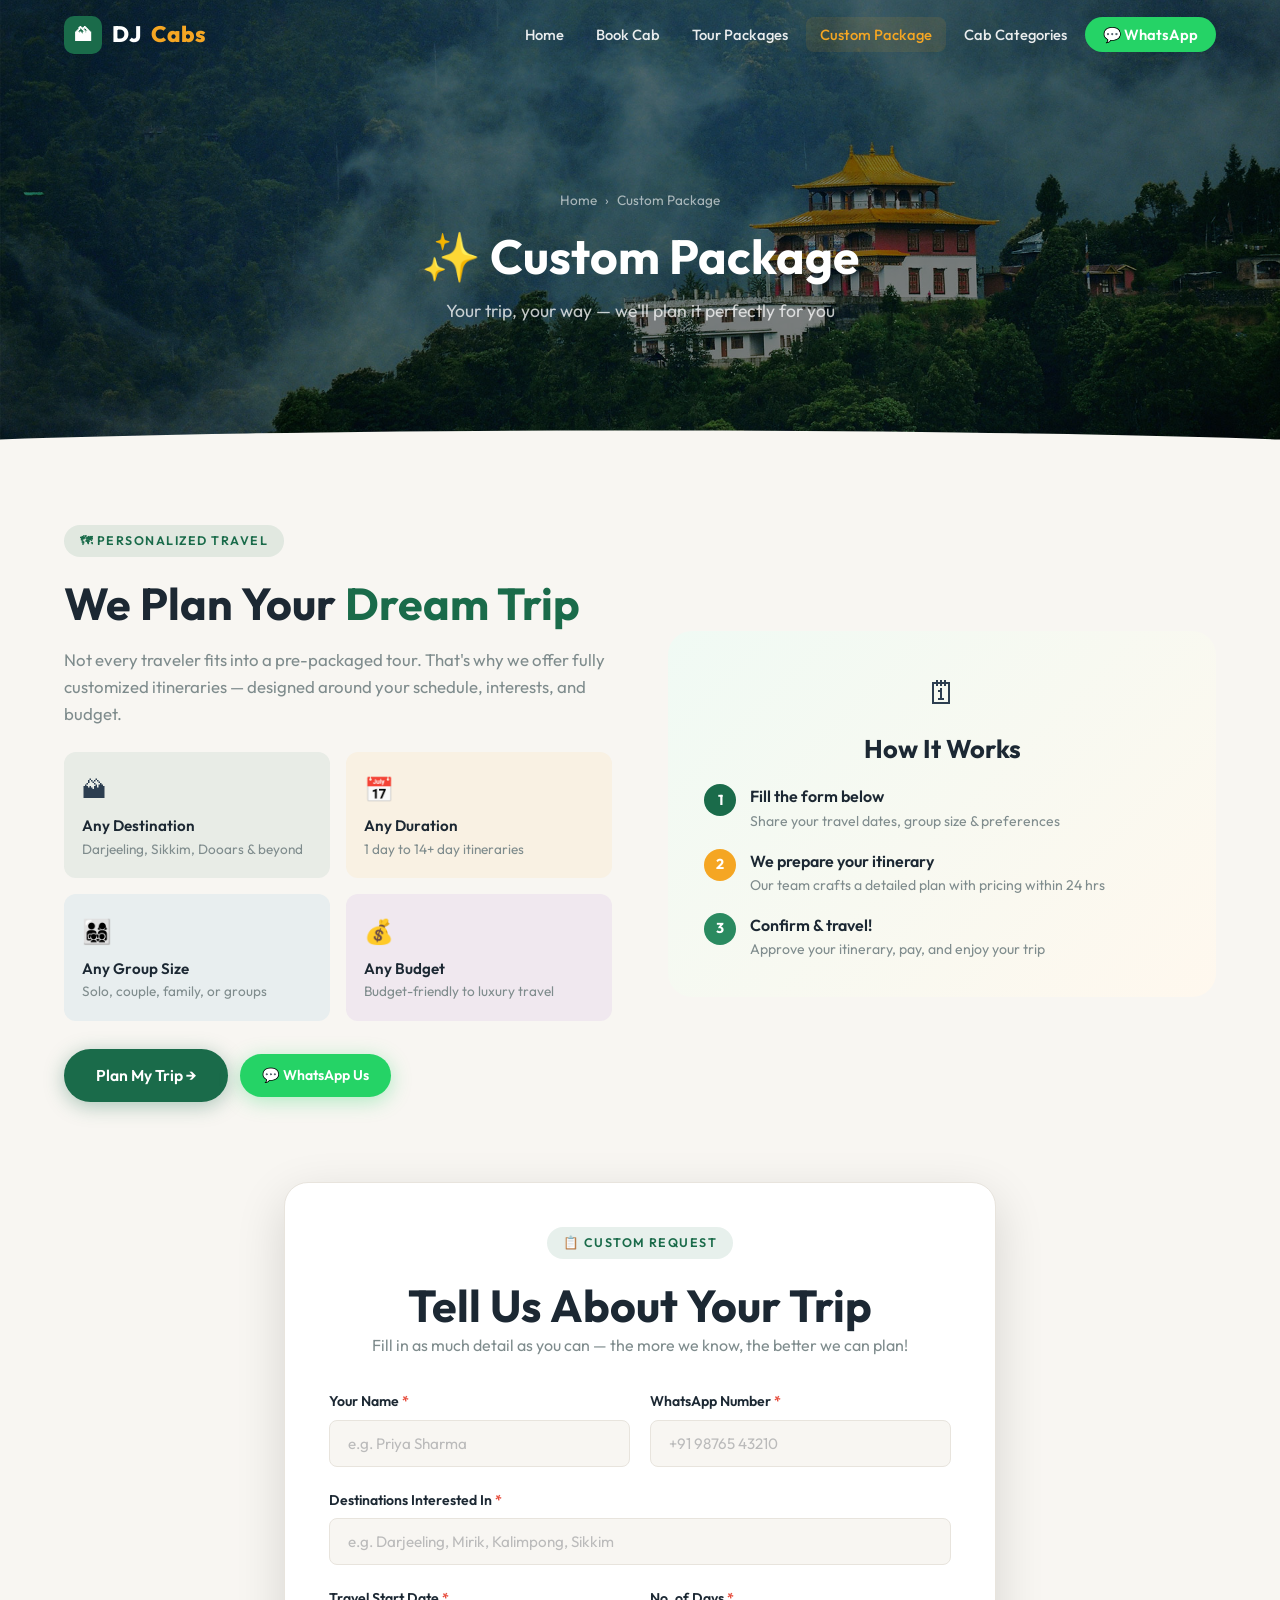
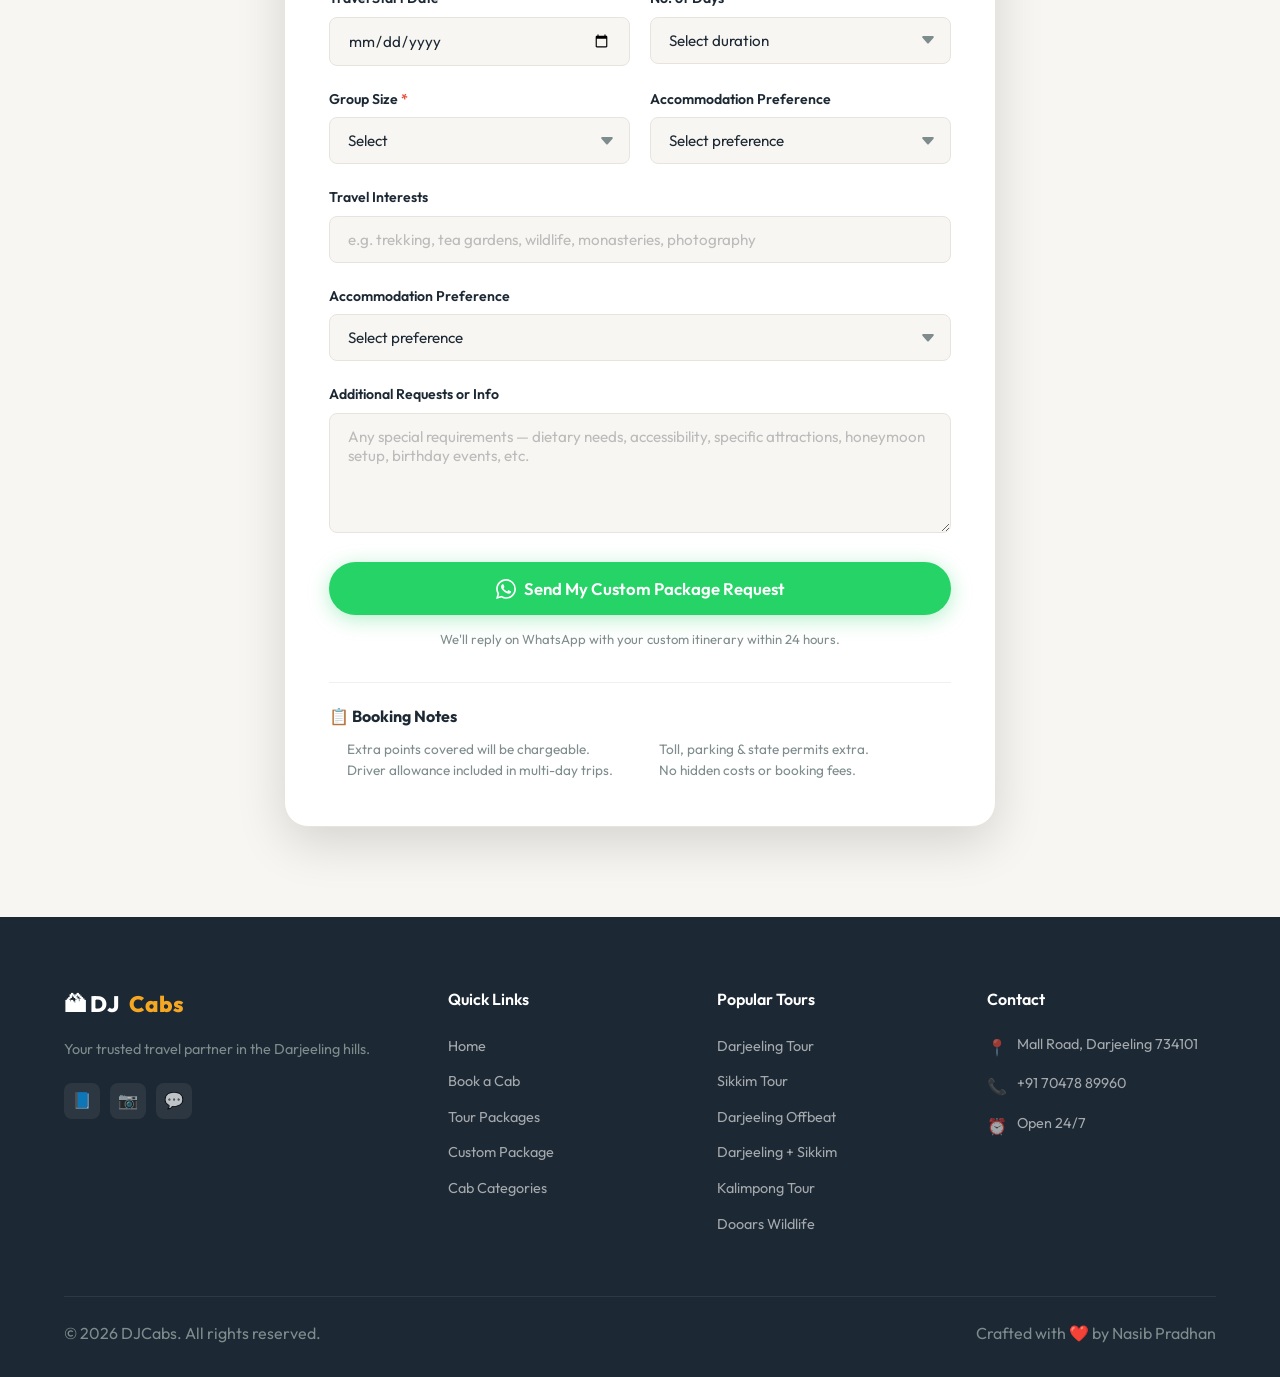
<file: custom-package.html>
<!DOCTYPE html>
<html lang="en">

<head>
    <meta charset="UTF-8" />
    <meta name="viewport" content="width=device-width, initial-scale=1.0" />
    <title>Custom Package – DJCabs Darjeeling</title>
    <meta name="description"
        content="Build your dream Darjeeling tour package. Tell us your destinations, days, group size, and budget — we'll plan the perfect trip for you." />
    <link rel="stylesheet" href="style.css" />
</head>

<body>

    <!-- NAVBAR -->
    <nav class="navbar scrolled" id="navbar">
        <div class="container">
            <a href="index.html" class="nav-logo">
                <div class="logo-icon">🏔</div>DJ<span>Cabs</span>
            </a>
            <ul class="nav-links" id="navLinks">
                <li><a href="index.html">Home</a></li>
                <li><a href="book-cab.html">Book Cab</a></li>
                <li><a href="tour-packages.html">Tour Packages</a></li>
                <li><a href="custom-package.html" class="active">Custom Package</a></li>
                <li><a href="cab-categories.html">Cab Categories</a></li>

                <li><a href="#" class="wa-link nav-cta" data-msg="Hi, I want to book a cab">💬 WhatsApp</a></li>
            </ul>
            <button class="hamburger" id="hamburger" aria-label="Menu"><span></span><span></span><span></span></button>
        </div>
    </nav>

    <!-- PAGE HERO -->
    <div class="page-hero custom-pkg-hero" style="background: linear-gradient(rgba(0, 0, 0, 0.5), rgba(0, 0, 0, 0.5)), url('assets/custom-package.jpg'); background-size: cover; background-position: center;">
        <div class="container">
            <div class="breadcrumb"><a href="index.html">Home</a><span>›</span><span>Custom Package</span></div>
            <h1>✨ Custom Package</h1>
            <p>Your trip, your way — we'll plan it perfectly for you</p>
        </div>
    </div>

    <!-- INTRO SECTION -->
    <section style="padding:70px 0 40px;">
        <div class="container">
            <div class="grid-2" style="align-items:center;gap:56px;">
                <div class="fade-in">
                    <span class="section-label">🗺 Personalized Travel</span>
                    <h2 style="margin-top:8px;">We Plan Your <span class="text-primary">Dream Trip</span></h2>
                    <p style="font-size:1.05rem;margin:16px 0 24px;">Not every traveler fits into a pre-packaged tour.
                        That's why we offer fully customized itineraries — designed around your schedule, interests, and
                        budget.</p>

                    <div style="display:grid;grid-template-columns:1fr 1fr;gap:16px;margin-bottom:28px;">
                        <div style="background:rgba(26,107,74,0.07);border-radius:12px;padding:18px;">
                            <div style="font-size:1.5rem;margin-bottom:6px;">🏔</div>
                            <div style="font-weight:600;color:var(--dark);font-size:0.95rem;">Any Destination</div>
                            <div style="font-size:0.85rem;color:var(--text-muted);">Darjeeling, Sikkim, Dooars & beyond
                            </div>
                        </div>
                        <div style="background:rgba(245,166,35,0.07);border-radius:12px;padding:18px;">
                            <div style="font-size:1.5rem;margin-bottom:6px;">📅</div>
                            <div style="font-weight:600;color:var(--dark);font-size:0.95rem;">Any Duration</div>
                            <div style="font-size:0.85rem;color:var(--text-muted);">1 day to 14+ day itineraries</div>
                        </div>
                        <div style="background:rgba(14,122,196,0.07);border-radius:12px;padding:18px;">
                            <div style="font-size:1.5rem;margin-bottom:6px;">👨‍👩‍👧‍👦</div>
                            <div style="font-weight:600;color:var(--dark);font-size:0.95rem;">Any Group Size</div>
                            <div style="font-size:0.85rem;color:var(--text-muted);">Solo, couple, family, or groups
                            </div>
                        </div>
                        <div style="background:rgba(123,47,190,0.07);border-radius:12px;padding:18px;">
                            <div style="font-size:1.5rem;margin-bottom:6px;">💰</div>
                            <div style="font-weight:600;color:var(--dark);font-size:0.95rem;">Any Budget</div>
                            <div style="font-size:0.85rem;color:var(--text-muted);">Budget-friendly to luxury travel
                            </div>
                        </div>
                    </div>

                    <div style="display:flex;gap:12px;align-items:center;">
                        <a href="#customForm" class="btn btn-primary">Plan My Trip →</a>
                        <a href="#" class="btn btn-whatsapp btn-sm wa-link"
                            data-msg="Hi, I want to create a custom tour package for Darjeeling. Can you help?">💬
                            WhatsApp Us</a>
                    </div>
                </div>

                <div class="fade-in fade-in-d1">
                    <div
                        style="background:linear-gradient(135deg,#f0faf4,#fff8ee);border-radius:var(--radius-lg);padding:36px;">
                        <div style="font-size:2rem;margin-bottom:16px;text-align:center;">🗓</div>
                        <h3 style="text-align:center;margin-bottom:20px;">How It Works</h3>
                        <div style="display:flex;flex-direction:column;gap:16px;">
                            <div style="display:flex;gap:14px;align-items:flex-start;">
                                <div
                                    style="min-width:32px;height:32px;background:var(--primary);color:#fff;border-radius:50%;display:flex;align-items:center;justify-content:center;font-weight:700;font-size:0.9rem;">
                                    1</div>
                                <div>
                                    <div style="font-weight:600;color:var(--dark);">Fill the form below</div>
                                    <div style="font-size:0.88rem;color:var(--text-muted);">Share your travel dates,
                                        group size &amp; preferences</div>
                                </div>
                            </div>
                            <div style="display:flex;gap:14px;align-items:flex-start;">
                                <div
                                    style="min-width:32px;height:32px;background:var(--accent);color:#fff;border-radius:50%;display:flex;align-items:center;justify-content:center;font-weight:700;font-size:0.9rem;">
                                    2</div>
                                <div>
                                    <div style="font-weight:600;color:var(--dark);">We prepare your itinerary</div>
                                    <div style="font-size:0.88rem;color:var(--text-muted);">Our team crafts a detailed
                                        plan with pricing within 24 hrs</div>
                                </div>
                            </div>
                            <div style="display:flex;gap:14px;align-items:flex-start;">
                                <div
                                    style="min-width:32px;height:32px;background:var(--primary-light);color:#fff;border-radius:50%;display:flex;align-items:center;justify-content:center;font-weight:700;font-size:0.9rem;">
                                    3</div>
                                <div>
                                    <div style="font-weight:600;color:var(--dark);">Confirm &amp; travel!</div>
                                    <div style="font-size:0.88rem;color:var(--text-muted);">Approve your itinerary, pay,
                                        and enjoy your trip</div>
                                </div>
                            </div>
                        </div>
                    </div>
                </div>
            </div>
        </div>
    </section>

    <!-- FORM SECTION -->
    <section id="customForm" style="padding:40px 0 90px;">
        <div class="container" style="max-width:760px;">
            <div class="form-card fade-in">
                <div style="margin-bottom:32px;text-align:center;">
                    <span class="section-label">📋 Custom Request</span>
                    <h2 style="margin-top:8px;">Tell Us About Your Trip</h2>
                    <p>Fill in as much detail as you can — the more we know, the better we can plan!</p>
                </div>

                <form id="customPackageForm" novalidate>
                    <div class="form-row">
                        <div class="form-group">
                            <label for="name">Your Name <span class="req">*</span></label>
                            <input type="text" id="name" name="name" placeholder="e.g. Priya Sharma" required />
                        </div>
                        <div class="form-group">
                            <label for="phone">WhatsApp Number <span class="req">*</span></label>
                            <input type="tel" id="phone" name="phone" placeholder="+91 98765 43210" required />
                        </div>
                    </div>

                    <div class="form-group">
                        <label for="destinations">Destinations Interested In <span class="req">*</span></label>
                        <input type="text" id="destinations" name="destinations"
                            placeholder="e.g. Darjeeling, Mirik, Kalimpong, Sikkim" required />
                    </div>

                    <div class="form-row">
                        <div class="form-group">
                            <label for="startDate">Travel Start Date <span class="req">*</span></label>
                            <input type="date" id="startDate" name="startDate" required />
                        </div>
                        <div class="form-group">
                            <label for="days">No. of Days <span class="req">*</span></label>
                            <select id="days" name="days" required>
                                <option value="" disabled selected>Select duration</option>
                                <option value="1 day">1 Day</option>
                                <option value="2 days">2 Days</option>
                                <option value="3 days">3 Days</option>
                                <option value="4 days">4 Days</option>
                                <option value="5 days">5 Days</option>
                                <option value="6-7 days">6–7 Days</option>
                                <option value="8-10 days">8–10 Days</option>
                                <option value="10+ days">10+ Days</option>
                            </select>
                        </div>
                    </div>

                    <div class="form-row">
                        <div class="form-group">
                            <label for="groupSize">Group Size <span class="req">*</span></label>
                            <select id="groupSize" name="groupSize" required>
                                <option value="" disabled selected>Select</option>
                                <option value="1 (Solo)">1 (Solo traveler)</option>
                                <option value="2 (Couple)">2 (Couple)</option>
                                <option value="3-4">3 – 4</option>
                                <option value="5-6">5 – 6</option>
                                <option value="7-10">7 – 10</option>
                                <option value="10+">10+ (Group)</option>
                            </select>
                        </div>
                        <div class="form-group">
                            <label for="accommodation">Accommodation Preference</label>
                            <select id="accommodation" name="accommodation">
                                <option value="" disabled selected>Select preference</option>
                                <option value="Budget guesthouse">Budget guesthouse / homestay</option>
                                <option value="Mid-range hotel">Mid-range hotel (2–3 star)</option>
                                <option value="Premium hotel">Premium hotel (4 star)</option>
                                <option value="Luxury resort">Luxury resort</option>
                                <option value="No preference">No preference (recommend best value)</option>
                            </select>
                        </div>
                    </div>

                    <div class="form-group">
                        <label for="interests">Travel Interests</label>
                        <input type="text" id="interests" name="interests"
                            placeholder="e.g. trekking, tea gardens, wildlife, monasteries, photography" />
                    </div>

                    <div class="form-group">
                        <label for="accommodation">Accommodation Preference</label>
                        <select id="accommodation" name="accommodation">
                            <option value="" disabled selected>Select preference</option>
                            <option value="Budget guesthouse">Budget guesthouse / homestay</option>
                            <option value="Mid-range hotel">Mid-range hotel (2–3 star)</option>
                            <option value="Premium hotel">Premium hotel (4 star)</option>
                            <option value="Luxury resort">Luxury resort</option>
                            <option value="No preference">No preference (recommend best value)</option>
                        </select>
                    </div>

                    <div class="form-group">
                        <label for="notes">Additional Requests or Info</label>
                        <textarea id="notes" name="notes"
                            placeholder="Any special requirements — dietary needs, accessibility, specific attractions, honeymoon setup, birthday events, etc."></textarea>
                    </div>

                    <div class="form-submit">
                        <button type="submit" class="btn btn-whatsapp">
                            <svg style="width:20px;height:20px;" viewBox="0 0 24 24" fill="currentColor">
                                <path
                                    d="M17.472 14.382c-.297-.149-1.758-.867-2.03-.967-.273-.099-.471-.148-.67.15-.197.297-.767.966-.94 1.164-.173.199-.347.223-.644.075-.297-.15-1.255-.463-2.39-1.475-.883-.788-1.48-1.761-1.653-2.059-.173-.297-.018-.458.13-.606.134-.133.298-.347.446-.52.149-.174.198-.298.298-.497.099-.198.05-.371-.025-.52-.075-.149-.669-1.612-.916-2.207-.242-.579-.487-.5-.669-.51-.173-.008-.371-.01-.57-.01-.198 0-.52.074-.792.372-.272.297-1.04 1.016-1.04 2.479 0 1.462 1.065 2.875 1.213 3.074.149.198 2.096 3.2 5.077 4.487.709.306 1.262.489 1.694.625.712.227 1.36.195 1.871.118.571-.085 1.758-.719 2.006-1.413.248-.694.248-1.289.173-1.413-.074-.124-.272-.198-.57-.347m-5.421 7.403h-.004a9.87 9.87 0 01-5.031-1.378l-.361-.214-3.741.982.998-3.648-.235-.374a9.86 9.86 0 01-1.51-5.26c.001-5.45 4.436-9.884 9.888-9.884 2.64 0 5.122 1.03 6.988 2.898a9.825 9.825 0 012.893 6.994c-.003 5.45-4.437 9.884-9.885 9.884m8.413-18.297A11.815 11.815 0 0012.05 0C5.495 0 .16 5.335.157 11.892c0 2.096.547 4.142 1.588 5.945L.057 24l6.305-1.654a11.882 11.882 0 005.683 1.448h.005c6.554 0 11.89-5.335 11.893-11.893a11.821 11.821 0 00-3.48-8.413Z" />
                            </svg>
                            Send My Custom Package Request
                        </button>
                    </div>
                    <p style="margin-top:14px;font-size:0.82rem;color:var(--text-muted);text-align:center;">We'll reply
                        on WhatsApp with your custom itinerary within 24 hours.</p>
                </form>

                <!-- Booking Notes minimal -->
                <div style="margin-top:32px; padding-top:24px; border-top:1px solid rgba(0,0,0,0.06);">
                    <h4 style="margin-bottom:12px; font-size:1rem;">📋 Booking Notes</h4>
                    <ul
                        style="font-size:0.85rem; color:var(--text-muted); padding-left:18px; line-height:1.6; display:grid; grid-template-columns:1fr 1fr; gap:0 20px;">
                        <li>Extra points covered will be chargeable.</li>
                        <li>Toll, parking & state permits extra.</li>
                        <li>Driver allowance included in multi-day trips.</li>
                        <li>No hidden costs or booking fees.</li>
                    </ul>
                </div>
            </div>
        </div>
    </section>

    <!-- FOOTER -->
    <footer>
        <div class="container">
            <div class="footer-grid">
                <div>
                    <div class="footer-logo">🏔 DJ<span>Cabs</span></div>
                    <p class="footer-desc">Your trusted travel partner in the Darjeeling hills.</p>
                    <div class="footer-social">
                        <a href="#" class="social-btn">📘</a>
                        <a href="#" class="social-btn">📷</a>
                        <a href="#" class="social-btn wa-link">💬</a>
                    </div>
                </div>
                <div>
                    <div class="footer-heading">Quick Links</div>
                    <ul class="footer-links">
                        <li><a href="index.html">Home</a></li>
                        <li><a href="book-cab.html">Book a Cab</a></li>
                        <li><a href="tour-packages.html">Tour Packages</a></li>
                        <li><a href="custom-package.html">Custom Package</a></li>
                        <li><a href="cab-categories.html">Cab Categories</a></li>

                    </ul>
                </div>
                <div>
                    <div class="footer-heading">Popular Tours</div>
                    <ul class="footer-links">
                        <li><a href="#">Darjeeling Tour</a></li>
                        <li><a href="#">Sikkim Tour</a></li>
                        <li><a href="#">Darjeeling Offbeat</a></li>
                        <li><a href="#">Darjeeling + Sikkim</a></li>
                        <li><a href="#">Kalimpong Tour</a></li>
                        <li><a href="#">Dooars Wildlife</a></li>
                    </ul>
                </div>
                <div>
                    <div class="footer-heading">Contact</div>
                    <ul class="footer-contact">
                        <li><span class="icon">📍</span> Mall Road, Darjeeling 734101</li>
                        <li><span class="icon">📞</span> +91 70478 89960</li>
                        <li><span class="icon">⏰</span> Open 24/7</li>
                    </ul>
                </div>
            </div>
            <div class="footer-bottom">
                <p>© 2026 DJCabs. All rights reserved.</p>
                <p>Crafted with ❤️ by Nasib Pradhan</p>
            </div>
        </div>
    </footer>

    <script src="script.js"></script>
</body>

</html>
</file>
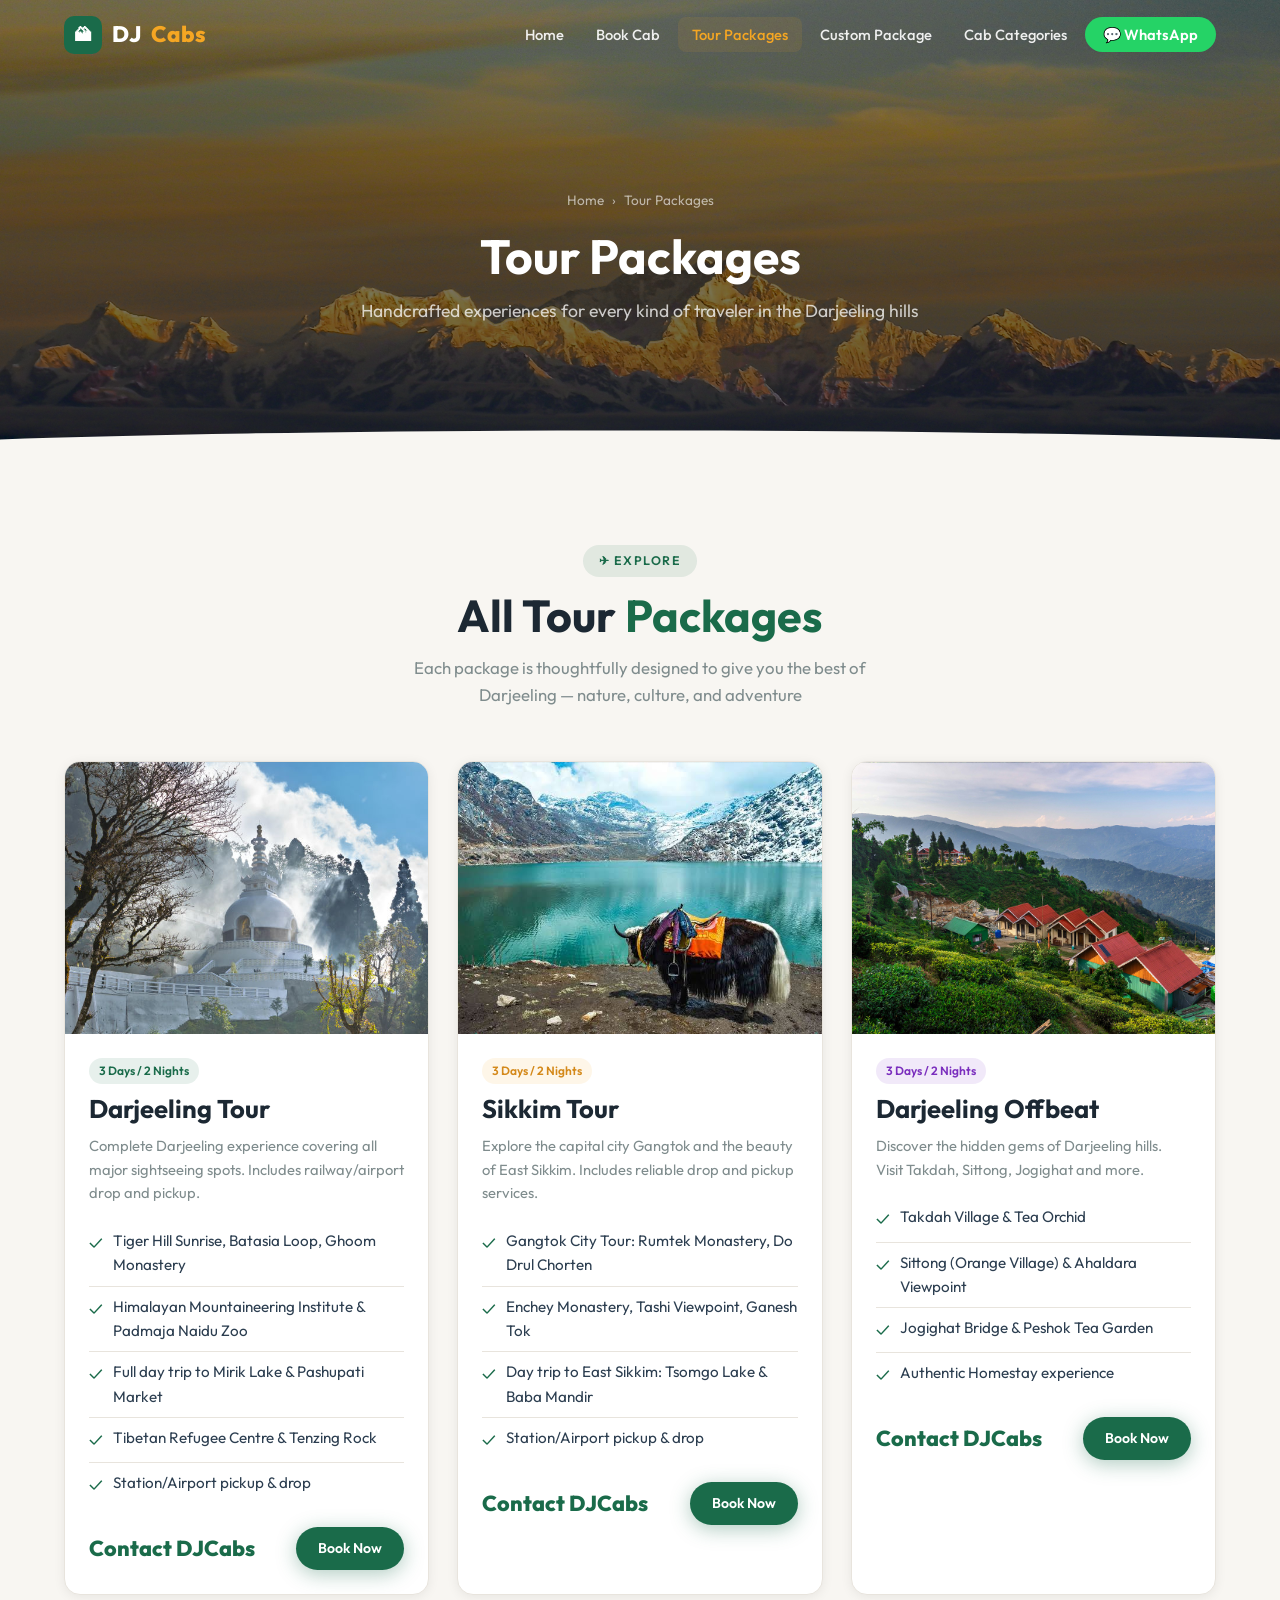
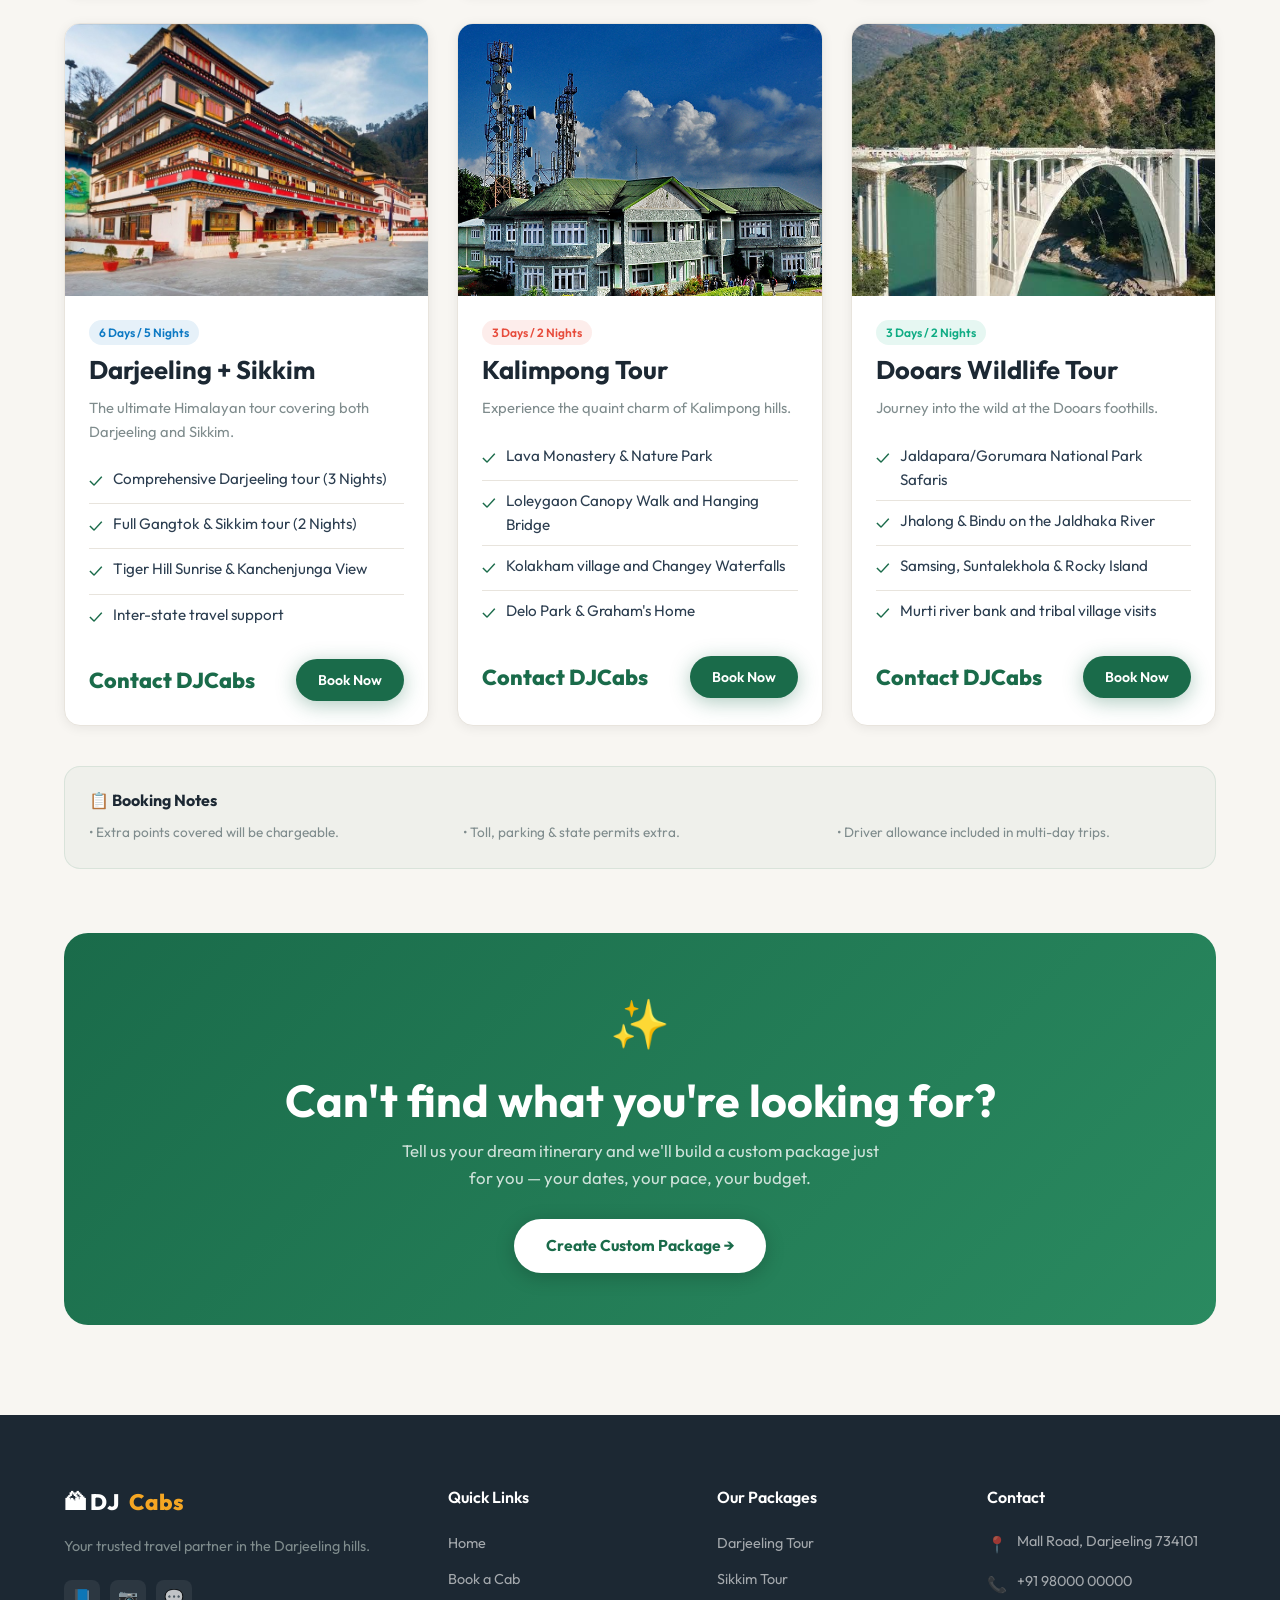
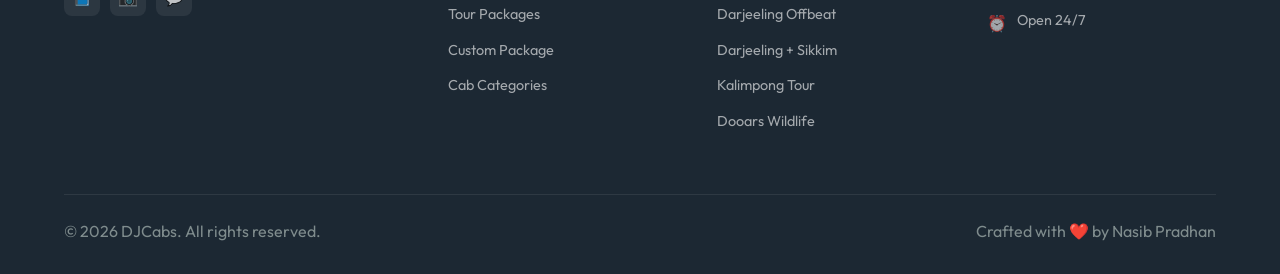
<file: tour-packages.html>
<!DOCTYPE html>
<html lang="en">

<head>
    <meta charset="UTF-8" />
    <meta name="viewport" content="width=device-width, initial-scale=1.0" />
    <title>Tour Packages – DJCabs Darjeeling</title>
    <meta name="description"
        content="Explore handcrafted Darjeeling tour packages — Tiger Hill sunrise, Mirik valley, Sandakphu trek, Dooars safari and more. Book instantly on WhatsApp." />
    <link rel="stylesheet" href="style.css" />
</head>

<body>

    <!-- NAVBAR -->
    <nav class="navbar scrolled" id="navbar">
        <div class="container">
            <a href="index.html" class="nav-logo">
                <div class="logo-icon">🏔</div>DJ<span>Cabs</span>
            </a>
            <ul class="nav-links" id="navLinks">
                <li><a href="index.html">Home</a></li>
                <li><a href="book-cab.html">Book Cab</a></li>
                <li><a href="tour-packages.html" class="active">Tour Packages</a></li>
                <li><a href="custom-package.html">Custom Package</a></li>
                <li><a href="cab-categories.html">Cab Categories</a></li>

                <li><a href="#" class="wa-link nav-cta" data-msg="Hi, I want to book a cab">💬 WhatsApp</a></li>
            </ul>
            <button class="hamburger" id="hamburger" aria-label="Menu"><span></span><span></span><span></span></button>
        </div>
    </nav>

    <!-- PAGE HERO -->
    <div class="page-hero tour-hero">
        <div class="container">
            <div class="breadcrumb"><a href="index.html">Home</a><span>›</span><span>Tour Packages</span></div>
            <h1>Tour Packages</h1>
            <p>Handcrafted experiences for every kind of traveler in the Darjeeling hills</p>
        </div>
    </div>

    <!-- PACKAGES GRID -->
    <section>
        <div class="container">
            <div class="section-header text-center fade-in">
                <span class="section-label">✈ Explore</span>
                <h2>All Tour <span class="text-primary">Packages</span></h2>
                <p>Each package is thoughtfully designed to give you the best of Darjeeling — nature, culture, and
                    adventure</p>
            </div>

            <div class="grid-3">

                <!-- Package 1: Darjeeling Tour -->
                <div class="card fade-in fade-in-d1">
                    <div class="card-img-wrap"
                        style="background-image:url('assets/pkg-darjeeling.jpg');background-size:cover;background-position:center;aspect-ratio:4/3;">
                    </div>
                    <div class="card-body">
                        <div style="display:flex;gap:8px;margin-bottom:10px;flex-wrap:wrap;">
                            <span
                                style="background:rgba(26,107,74,0.1);color:var(--primary);font-size:0.75rem;font-weight:600;padding:3px 10px;border-radius:99px;">3
                                Days / 2 Nights</span>
                        </div>
                        <h3 style="margin-bottom:10px;">Darjeeling Tour</h3>
                        <p style="font-size:0.92rem;margin-bottom:16px;">Complete Darjeeling experience covering all
                            major sightseeing spots. Includes railway/airport drop and pickup.</p>
                        <ul class="highlight-list" style="margin-bottom:20px;">
                            <li><span class="check">✓</span> Tiger Hill Sunrise, Batasia Loop, Ghoom Monastery</li>
                            <li><span class="check">✓</span> Himalayan Mountaineering Institute & Padmaja Naidu Zoo</li>
                            <li><span class="check">✓</span> Full day trip to Mirik Lake & Pashupati Market</li>
                            <li><span class="check">✓</span> Tibetan Refugee Centre & Tenzing Rock</li>
                            <li><span class="check">✓</span> Station/Airport pickup & drop</li>
                        </ul>
                        <div style="display:flex;align-items:center;justify-content:space-between;margin-top:auto;">
                            <div class="price-tag">Contact DJCabs</div>
                            <a href="#" class="btn btn-primary btn-sm wa-link"
                                data-msg="Hi, I want to book the Darjeeling Tour (3D/2N). Please share details.">Book
                                Now</a>
                        </div>
                    </div>
                </div>

                <!-- Package 2: Sikkim Tour -->
                <div class="card fade-in fade-in-d2">
                    <div class="card-img-wrap"
                        style="background-image:url('assets/pkg-sikkim.jpg');background-size:cover;background-position:center;aspect-ratio:4/3;">
                    </div>
                    <div class="card-body">
                        <div style="display:flex;gap:8px;margin-bottom:10px;flex-wrap:wrap;">
                            <span
                                style="background:rgba(245,166,35,0.1);color:var(--accent-dark);font-size:0.75rem;font-weight:600;padding:3px 10px;border-radius:99px;">3
                                Days / 2 Nights</span>
                        </div>
                        <h3 style="margin-bottom:10px;">Sikkim Tour</h3>
                        <p style="font-size:0.92rem;margin-bottom:16px;">Explore the capital city Gangtok and the beauty
                            of East Sikkim. Includes reliable drop and pickup services.</p>
                        <ul class="highlight-list" style="margin-bottom:20px;">
                            <li><span class="check">✓</span> Gangtok City Tour: Rumtek Monastery, Do Drul Chorten</li>
                            <li><span class="check">✓</span> Enchey Monastery, Tashi Viewpoint, Ganesh Tok</li>
                            <li><span class="check">✓</span> Day trip to East Sikkim: Tsomgo Lake & Baba Mandir</li>
                            <li><span class="check">✓</span> Station/Airport pickup & drop</li>
                        </ul>
                        <div style="display:flex;align-items:center;justify-content:space-between;">
                            <div class="price-tag">Contact DJCabs</div>
                            <a href="#" class="btn btn-primary btn-sm wa-link"
                                data-msg="Hi, I want to book the Sikkim Tour (3D/2N). Please share details.">Book
                                Now</a>
                        </div>
                    </div>
                </div>

                <!-- Package 3: Darjeeling Offbeat -->
                <div class="card fade-in fade-in-d3">
                    <div class="card-img-wrap"
                        style="background-image:url('assets/pkg-offbeat.jpg');background-size:cover;background-position:center;aspect-ratio:4/3;">
                    </div>
                    <div class="card-body">
                        <div style="display:flex;gap:8px;margin-bottom:10px;flex-wrap:wrap;">
                            <span
                                style="background:rgba(123,47,190,0.1);color:#7B2FBE;font-size:0.75rem;font-weight:600;padding:3px 10px;border-radius:99px;">3
                                Days / 2 Nights</span>
                        </div>
                        <h3 style="margin-bottom:10px;">Darjeeling Offbeat</h3>
                        <p style="font-size:0.92rem;margin-bottom:16px;">Discover the hidden gems of Darjeeling hills.
                            Visit Takdah, Sittong, Jogighat and more.</p>
                        <ul class="highlight-list" style="margin-bottom:20px;">
                            <li><span class="check">✓</span> Takdah Village & Tea Orchid</li>
                            <li><span class="check">✓</span> Sittong (Orange Village) & Ahaldara Viewpoint</li>
                            <li><span class="check">✓</span> Jogighat Bridge & Peshok Tea Garden</li>
                            <li><span class="check">✓</span> Authentic Homestay experience</li>
                        </ul>
                        <div style="display:flex;align-items:center;justify-content:space-between;">
                            <div class="price-tag">Contact DJCabs</div>
                            <a href="#" class="btn btn-primary btn-sm wa-link"
                                data-msg="Hi, I want to book the Darjeeling Offbeat package. Please share details.">Book
                                Now</a>
                        </div>
                    </div>
                </div>

                <!-- Package 4: Darjeeling + Sikkim -->
                <div class="card fade-in fade-in-d1">
                    <div class="card-img-wrap"
                        style="background-image:url('assets/pkg-darjeeling-sikkim.jpg');background-size:cover;background-position:center;aspect-ratio:4/3;">
                    </div>
                    <div class="card-body">
                        <div style="display:flex;gap:8px;margin-bottom:10px;">
                            <span
                                style="background:rgba(14,122,196,0.1);color:#0e7ac4;font-size:0.75rem;font-weight:600;padding:3px 10px;border-radius:99px;">6
                                Days / 5 Nights</span>
                        </div>
                        <h3 style="margin-bottom:10px;">Darjeeling + Sikkim</h3>
                        <p style="font-size:0.92rem;margin-bottom:16px;">The ultimate Himalayan tour covering both
                            Darjeeling and Sikkim.</p>
                        <ul class="highlight-list" style="margin-bottom:20px;">
                            <li><span class="check">✓</span> Comprehensive Darjeeling tour (3 Nights)</li>
                            <li><span class="check">✓</span> Full Gangtok & Sikkim tour (2 Nights)</li>
                            <li><span class="check">✓</span> Tiger Hill Sunrise & Kanchenjunga View</li>
                            <li><span class="check">✓</span> Inter-state travel support</li>
                        </ul>
                        <div style="display:flex;align-items:center;justify-content:space-between;">
                            <div class="price-tag">Contact DJCabs</div>
                            <a href="#" class="btn btn-primary btn-sm wa-link"
                                data-msg="Hi, I want to book the Darjeeling + Sikkim (6D/5N) package. Please share details.">Book
                                Now</a>
                        </div>
                    </div>
                </div>

                <!-- Package 5: Kalimpong -->
                <div class="card fade-in fade-in-d2">
                    <div class="card-img-wrap"
                        style="background-image:url('assets/pkg-kalimpong.jpg');background-size:cover;background-position:center;aspect-ratio:4/3;">
                    </div>
                    <div class="card-body">
                        <div style="display:flex;gap:8px;margin-bottom:10px;">
                            <span
                                style="background:rgba(231,76,60,0.1);color:#e74c3c;font-size:0.75rem;font-weight:600;padding:3px 10px;border-radius:99px;">3
                                Days / 2 Nights</span>
                        </div>
                        <h3 style="margin-bottom:10px;">Kalimpong Tour</h3>
                        <p style="font-size:0.92rem;margin-bottom:16px;">Experience the quaint charm of Kalimpong hills.
                        </p>
                        <ul class="highlight-list" style="margin-bottom:20px;">
                            <li><span class="check">✓</span> Lava Monastery & Nature Park</li>
                            <li><span class="check">✓</span> Loleygaon Canopy Walk and Hanging Bridge</li>
                            <li><span class="check">✓</span> Kolakham village and Changey Waterfalls</li>
                            <li><span class="check">✓</span> Delo Park & Graham's Home</li>
                        </ul>
                        <div style="display:flex;align-items:center;justify-content:space-between;">
                            <div class="price-tag">Contact DJCabs</div>
                            <a href="#" class="btn btn-primary btn-sm wa-link"
                                data-msg="Hi, I want to book the Kalimpong (3D/2N) package. Please share details.">Book
                                Now</a>
                        </div>
                    </div>
                </div>

                <!-- Package 6: Dooars -->
                <div class="card fade-in fade-in-d3">
                    <div class="card-img-wrap"
                        style="background-image:url('assets/pkg-dooars.jpg');background-size:cover;background-position:center;aspect-ratio:4/3;">
                    </div>
                    <div class="card-body">
                        <div style="display:flex;gap:8px;margin-bottom:10px;">
                            <span
                                style="background:rgba(16,172,132,0.1);color:#10ac84;font-size:0.75rem;font-weight:600;padding:3px 10px;border-radius:99px;">3
                                Days / 2 Nights</span>
                        </div>
                        <h3 style="margin-bottom:10px;">Dooars Wildlife Tour</h3>
                        <p style="font-size:0.92rem;margin-bottom:16px;">Journey into the wild at the Dooars foothills.
                        </p>
                        <ul class="highlight-list" style="margin-bottom:20px;">
                            <li><span class="check">✓</span> Jaldapara/Gorumara National Park Safaris</li>
                            <li><span class="check">✓</span> Jhalong & Bindu on the Jaldhaka River</li>
                            <li><span class="check">✓</span> Samsing, Suntalekhola & Rocky Island</li>
                            <li><span class="check">✓</span> Murti river bank and tribal village visits</li>
                        </ul>
                        <div style="display:flex;align-items:center;justify-content:space-between;">
                            <div class="price-tag">Contact DJCabs</div>
                            <a href="#" class="btn btn-primary btn-sm wa-link"
                                data-msg="Hi, I want to book the Dooars (3D/2N) package. Please share details.">Book
                                Now</a>
                        </div>
                    </div>
                </div>

            </div>

            <!-- Booking Notes minimal -->
            <div style="margin-top:40px; background:rgba(26,107,74,0.04); border:1px solid rgba(26,107,74,0.1); border-radius:var(--radius-md); padding:24px;"
                class="fade-in">
                <h4 style="margin-bottom:12px;">📋 Booking Notes</h4>
                <div
                    style="display:grid; grid-template-columns:repeat(3, 1fr); gap:20px; font-size:0.85rem; color:var(--text-muted);">
                    <div>• Extra points covered will be chargeable.</div>
                    <div>• Toll, parking & state permits extra.</div>
                    <div>• Driver allowance included in multi-day trips.</div>
                </div>
            </div>

            <!-- Custom Package CTA -->
            <div style="margin-top:64px;background:linear-gradient(135deg,var(--primary),var(--primary-light));border-radius:var(--radius-lg);padding:52px;text-align:center;"
                class="fade-in">
                <span style="font-size:3rem;">✨</span>
                <h2 style="color:#fff;margin:12px 0 10px;">Can't find what you're looking for?</h2>
                <p
                    style="color:rgba(255,255,255,0.78);font-size:1.05rem;margin-bottom:28px;max-width:480px;margin-left:auto;margin-right:auto;">
                    Tell us your dream itinerary and we'll build a custom package just for you — your dates, your pace,
                    your budget.</p>
                <a href="custom-package.html" class="btn btn-white">Create Custom Package →</a>
            </div>
        </div>
    </section>

    <!-- FOOTER -->
    <footer>
        <div class="container">
            <div class="footer-grid">
                <div>
                    <div class="footer-logo">🏔 DJ<span>Cabs</span></div>
                    <p class="footer-desc">Your trusted travel partner in the Darjeeling hills.</p>
                    <div class="footer-social">
                        <a href="#" class="social-btn">📘</a>
                        <a href="#" class="social-btn">📷</a>
                        <a href="#" class="social-btn wa-link">💬</a>
                    </div>
                </div>
                <div>
                    <div class="footer-heading">Quick Links</div>
                    <ul class="footer-links">
                        <li><a href="index.html">Home</a></li>
                        <li><a href="book-cab.html">Book a Cab</a></li>
                        <li><a href="tour-packages.html">Tour Packages</a></li>
                        <li><a href="custom-package.html">Custom Package</a></li>
                        <li><a href="cab-categories.html">Cab Categories</a></li>

                    </ul>
                </div>
                <div>
                    <div class="footer-heading">Our Packages</div>
                    <ul class="footer-links">
                        <li><a href="#">Darjeeling Tour</a></li>
                        <li><a href="#">Sikkim Tour</a></li>
                        <li><a href="#">Darjeeling Offbeat</a></li>
                        <li><a href="#">Darjeeling + Sikkim</a></li>
                        <li><a href="#">Kalimpong Tour</a></li>
                        <li><a href="#">Dooars Wildlife</a></li>
                    </ul>
                </div>
                <div>
                    <div class="footer-heading">Contact</div>
                    <ul class="footer-contact">
                        <li><span class="icon">📍</span> Mall Road, Darjeeling 734101</li>
                        <li><span class="icon">📞</span> +91 98000 00000</li>
                        <li><span class="icon">⏰</span> Open 24/7</li>
                    </ul>
                </div>
            </div>
            <div class="footer-bottom">
                <p>© 2026 DJCabs. All rights reserved.</p>
                <p>Crafted with ❤️ by Nasib Pradhan</p>
            </div>
        </div>
    </footer>

    <script src="script.js"></script>
</body>

</html>
</file>
<file: style.css>
/* =============================================
   DJCabs – Global Stylesheet
   ============================================= */

@import url('https://fonts.googleapis.com/css2?family=Outfit:wght@300;400;500;600;700;800&family=Playfair+Display:ital,wght@0,700;1,600&display=swap');

/* --- CSS Variables --- */
:root {
  --primary: #1A6B4A;
  --primary-dark: #134f37;
  --primary-light: #2a8a60;
  --accent: #F5A623;
  --accent-dark: #d4891a;
  --bg: #F8F6F2;
  --bg-card: #ffffff;
  --dark: #1C2833;
  --text: #2c3e50;
  --text-muted: #7f8c8d;
  --border: #e8e4dd;
  --whatsapp: #25D366;
  --whatsapp-dark: #1da851;
  --shadow-sm: 0 2px 12px rgba(0, 0, 0, 0.07);
  --shadow-md: 0 8px 30px rgba(0, 0, 0, 0.10);
  --shadow-lg: 0 16px 50px rgba(0, 0, 0, 0.14);
  --radius-sm: 8px;
  --radius-md: 16px;
  --radius-lg: 24px;
  --radius-xl: 32px;
  --transition: 0.3s cubic-bezier(0.4, 0, 0.2, 1);
  --nav-height: 70px;
}

/* --- Reset & Base --- */
*,
*::before,
*::after {
  box-sizing: border-box;
  margin: 0;
  padding: 0;
}

html {
  scroll-behavior: smooth;
  font-size: 16px;
}

body {
  font-family: 'Outfit', sans-serif;
  background: var(--bg);
  color: var(--text);
  line-height: 1.6;
  -webkit-font-smoothing: antialiased;
}

img {
  max-width: 100%;
  display: block;
}

a {
  text-decoration: none;
  color: inherit;
}

ul {
  list-style: none;
}

button {
  cursor: pointer;
  font-family: inherit;
  border: none;
}

input,
select,
textarea {
  font-family: inherit;
}

/* --- Typography --- */
h1,
h2,
h3,
h4 {
  line-height: 1.2;
  font-weight: 700;
  color: var(--dark);
}

h1 {
  font-size: clamp(2.2rem, 5vw, 3.8rem);
}

h2 {
  font-size: clamp(1.8rem, 3.5vw, 2.8rem);
}

h3 {
  font-size: clamp(1.2rem, 2.5vw, 1.6rem);
}

p {
  color: var(--text-muted);
  font-size: 1rem;
}

.serif {
  font-family: 'Playfair Display', serif;
}

.section-label {
  display: inline-block;
  background: rgba(26, 107, 74, 0.1);
  color: var(--primary);
  font-size: 0.78rem;
  font-weight: 600;
  letter-spacing: 0.12em;
  text-transform: uppercase;
  padding: 6px 16px;
  border-radius: 99px;
  margin-bottom: 12px;
}

/* --- Layout --- */
.container {
  max-width: 1200px;
  margin: 0 auto;
  padding: 0 24px;
}

section {
  padding: 90px 0;
}

.grid-2 {
  display: grid;
  grid-template-columns: repeat(2, 1fr);
  gap: 28px;
}

.grid-3 {
  display: grid;
  grid-template-columns: repeat(3, 1fr);
  gap: 28px;
}

.grid-4 {
  display: grid;
  grid-template-columns: repeat(4, 1fr);
  gap: 24px;
}

.flex-center {
  display: flex;
  align-items: center;
  justify-content: center;
}

.text-center {
  text-align: center;
}

.section-header {
  margin-bottom: 52px;
}

.section-header p {
  max-width: 520px;
  margin: 12px auto 0;
  font-size: 1.05rem;
}

/* --- Buttons --- */
.btn {
  display: inline-flex;
  align-items: center;
  gap: 8px;
  padding: 14px 32px;
  border-radius: 99px;
  font-size: 0.98rem;
  font-weight: 600;
  transition: var(--transition);
  white-space: nowrap;
}

.btn-primary {
  background: var(--primary);
  color: #fff;
  box-shadow: 0 4px 20px rgba(26, 107, 74, 0.35);
}

.btn-primary:hover {
  background: var(--primary-dark);
  transform: translateY(-2px);
  box-shadow: 0 8px 28px rgba(26, 107, 74, 0.4);
}

.btn-whatsapp {
  background: var(--whatsapp);
  color: #fff;
  box-shadow: 0 4px 20px rgba(37, 211, 102, 0.35);
}

.btn-whatsapp:hover {
  background: var(--whatsapp-dark);
  transform: translateY(-2px);
  box-shadow: 0 8px 28px rgba(37, 211, 102, 0.4);
}

.btn-outline {
  background: transparent;
  color: var(--primary);
  border: 2px solid var(--primary);
}

.btn-outline:hover {
  background: var(--primary);
  color: #fff;
  transform: translateY(-2px);
}

.btn-accent {
  background: var(--accent);
  color: #fff;
  box-shadow: 0 4px 20px rgba(245, 166, 35, 0.35);
}

.btn-accent:hover {
  background: var(--accent-dark);
  transform: translateY(-2px);
}

.btn-sm {
  padding: 10px 22px;
  font-size: 0.88rem;
}

.btn svg,
.btn img {
  width: 20px;
  height: 20px;
}

/* =============================================
   NAVIGATION
   ============================================= */
.navbar {
  position: fixed;
  top: 0;
  left: 0;
  right: 0;
  z-index: 1000;
  height: var(--nav-height);
  display: flex;
  align-items: center;
  background: transparent;
  transition: background var(--transition), box-shadow var(--transition), backdrop-filter var(--transition);
}

.navbar.scrolled {
  background: rgba(255, 255, 255, 0.95);
  backdrop-filter: blur(16px);
  -webkit-backdrop-filter: blur(16px);
  box-shadow: var(--shadow-sm);
}

.navbar .container {
  display: flex;
  align-items: center;
  justify-content: space-between;
  width: 100%;
}

.nav-logo {
  display: flex;
  align-items: center;
  gap: 10px;
  font-size: 1.4rem;
  font-weight: 800;
  color: #fff;
  transition: color var(--transition);
}

.navbar.scrolled .nav-logo {
  color: var(--dark);
}

.nav-logo span {
  color: var(--accent);
}

.nav-logo .logo-icon {
  width: 38px;
  height: 38px;
  background: var(--primary);
  border-radius: 10px;
  display: flex;
  align-items: center;
  justify-content: center;
  font-size: 1.1rem;
}

.nav-links {
  display: flex;
  align-items: center;
  gap: 4px;
}

.nav-links a {
  padding: 8px 14px;
  border-radius: 8px;
  font-size: 0.92rem;
  font-weight: 500;
  color: rgba(255, 255, 255, 0.9);
  transition: var(--transition);
}

.navbar.scrolled .nav-links a {
  color: var(--text);
}

.nav-links a:hover,
.nav-links a.active {
  color: var(--accent);
  background: rgba(245, 166, 35, 0.1);
}

.navbar.scrolled .nav-links a:hover {
  background: rgba(26, 107, 74, 0.08);
  color: var(--primary);
}

.nav-cta {
  background: var(--whatsapp) !important;
  color: #fff !important;
  padding: 8px 18px !important;
  border-radius: 99px !important;
  font-weight: 600 !important;
}

.nav-cta:hover {
  background: var(--whatsapp-dark) !important;
  transform: translateY(-1px);
}

.hamburger {
  display: none;
  flex-direction: column;
  gap: 5px;
  background: none;
  padding: 6px;
  cursor: pointer;
}

.hamburger span {
  display: block;
  width: 24px;
  height: 2px;
  background: #fff;
  border-radius: 2px;
  transition: var(--transition);
}

.navbar.scrolled .hamburger span {
  background: var(--dark);
}

.hamburger.open span:nth-child(1) {
  transform: rotate(45deg) translate(5px, 5px);
}

.hamburger.open span:nth-child(2) {
  opacity: 0;
}

.hamburger.open span:nth-child(3) {
  transform: rotate(-45deg) translate(5px, -5px);
}

/* =============================================
   HERO SECTION
   ============================================= */
.hero {
  position: relative;
  height: 100vh;
  min-height: 650px;
  display: flex;
  align-items: center;
  justify-content: center;
  text-align: center;
  overflow: hidden;
}

.hero-bg {
  position: absolute;
  inset: 0;
  background-image: url('assets/hero-bg.jpg');
  background-size: cover;
  background-position: center;
  background-attachment: scroll;
}

.hero-overlay {
  position: absolute;
  inset: 0;
  background: linear-gradient(to bottom,
      rgba(15, 30, 20, 0.45) 0%,
      rgba(10, 20, 15, 0.6) 50%,
      rgba(5, 15, 10, 0.75) 100%);
}

.hero-content {
  position: relative;
  z-index: 2;
  max-width: 780px;
  padding: 0 24px;
}

.hero-badge {
  display: inline-flex;
  align-items: center;
  gap: 8px;
  background: rgba(255, 255, 255, 0.12);
  backdrop-filter: blur(10px);
  border: 1px solid rgba(255, 255, 255, 0.2);
  color: rgba(255, 255, 255, 0.9);
  font-size: 0.82rem;
  font-weight: 500;
  padding: 6px 16px;
  border-radius: 99px;
  margin-bottom: 24px;
}

.hero-badge .dot {
  width: 6px;
  height: 6px;
  background: var(--accent);
  border-radius: 50%;
  animation: pulse-dot 2s infinite;
}

@keyframes pulse-dot {

  0%,
  100% {
    opacity: 1;
    transform: scale(1);
  }

  50% {
    opacity: 0.6;
    transform: scale(1.4);
  }
}

.hero h1 {
  color: #fff;
  margin-bottom: 18px;
  text-shadow: 0 2px 20px rgba(0, 0, 0, 0.3);
  font-family: 'Playfair Display', serif;
}

.hero h1 em {
  color: var(--accent);
  font-style: normal;
}

.hero-sub {
  color: rgba(255, 255, 255, 0.82);
  font-size: clamp(1rem, 2vw, 1.2rem);
  margin-bottom: 40px;
  font-weight: 400;
}

.hero-buttons {
  display: flex;
  gap: 16px;
  justify-content: center;
  flex-wrap: wrap;
}

.hero-scroll {
  position: absolute;
  bottom: 32px;
  left: 50%;
  transform: translateX(-50%);
  display: flex;
  flex-direction: column;
  align-items: center;
  gap: 8px;
  color: rgba(255, 255, 255, 0.6);
  font-size: 0.75rem;
  letter-spacing: 0.1em;
  text-transform: uppercase;
  z-index: 2;
  animation: bounce 2s infinite;
}

.hero-scroll svg {
  width: 20px;
}

@keyframes bounce {

  0%,
  100% {
    transform: translateX(-50%) translateY(0);
  }

  50% {
    transform: translateX(-50%) translateY(8px);
  }
}

/* =============================================
   CARDS
   ============================================= */
.card {
  background: var(--bg-card);
  border-radius: var(--radius-md);
  overflow: hidden;
  box-shadow: var(--shadow-sm);
  transition: var(--transition);
  border: 1px solid var(--border);
}

.card:hover {
  transform: translateY(-8px);
  box-shadow: var(--shadow-lg);
}

.card-img {
  width: 100%;
  aspect-ratio: 4/3;
  object-fit: cover;
  transition: transform 0.5s ease;
}

.card:hover .card-img {
  transform: scale(1.05);
}

.card-img-wrap {
  overflow: hidden;
  position: relative;
}

.card-body {
  padding: 24px;
}

.card-badge {
  position: absolute;
  top: 14px;
  right: 14px;
  background: var(--accent);
  color: #fff;
  font-size: 0.78rem;
  font-weight: 700;
  padding: 4px 12px;
  border-radius: 99px;
}

.price-tag {
  font-size: 1.35rem;
  font-weight: 800;
  color: var(--primary);
}

.price-tag span {
  font-size: 0.82rem;
  font-weight: 400;
  color: var(--text-muted);
}

/* =============================================
   TOUR PACKAGES SECTION
   ============================================= */
.packages-section {
  background: var(--bg);
}

/* =============================================
   CAB CATEGORIES SECTION
   ============================================= */
.cabs-section {
  background: linear-gradient(135deg, #f0faf4 0%, #fff8ee 100%);
}

.cab-card {
  text-align: center;
  padding: 36px 24px;
}

.cab-icon {
  width: 80px;
  height: 80px;
  border-radius: var(--radius-md);
  margin: 0 auto 20px;
  display: flex;
  align-items: center;
  justify-content: center;
  font-size: 2.2rem;
}

.cab-icon.sedan {
  background: rgba(26, 107, 74, 0.1);
}

.cab-icon.suv {
  background: rgba(245, 166, 35, 0.1);
}

.cab-icon.luxury {
  background: rgba(108, 40, 167, 0.1);
}

.cab-icon.tempo {
  background: rgba(14, 122, 196, 0.1);
}

/* =============================================
   WHY CHOOSE US
   ============================================= */
.why-section {
  background: var(--dark);
  color: #fff;
  position: relative;
  overflow: hidden;
}

.why-section::before {
  content: '';
  position: absolute;
  top: -100px;
  right: -100px;
  width: 400px;
  height: 400px;
  background: radial-gradient(circle, rgba(26, 107, 74, 0.3) 0%, transparent 70%);
  border-radius: 50%;
}

.why-section .section-label {
  background: rgba(245, 166, 35, 0.15);
  color: var(--accent);
}

.why-section h2 {
  color: #fff;
}

.why-section p {
  color: rgba(255, 255, 255, 0.65);
}

.why-card {
  background: rgba(255, 255, 255, 0.05);
  border: 1px solid rgba(255, 255, 255, 0.08);
  border-radius: var(--radius-md);
  padding: 32px 24px;
  transition: var(--transition);
}

.why-card:hover {
  background: rgba(255, 255, 255, 0.08);
  transform: translateY(-4px);
  border-color: rgba(245, 166, 35, 0.3);
}

.why-icon {
  width: 56px;
  height: 56px;
  border-radius: 14px;
  background: rgba(245, 166, 35, 0.15);
  display: flex;
  align-items: center;
  justify-content: center;
  font-size: 1.6rem;
  margin-bottom: 18px;
}

.why-card h3 {
  color: #fff;
  margin-bottom: 10px;
  font-size: 1.15rem;
}

/* =============================================
   REVIEWS
   ============================================= */
.reviews-section {
  background: var(--bg);
  overflow: hidden;
}

.carousel-wrap {
  position: relative;
  overflow: hidden;
}

.carousel-track {
  display: flex;
  gap: 24px;
  transition: transform 0.5s cubic-bezier(0.4, 0, 0.2, 1);
  will-change: transform;
}

.review-card {
  min-width: 340px;
  background: var(--bg-card);
  border-radius: var(--radius-md);
  padding: 28px;
  border: 1px solid var(--border);
  box-shadow: var(--shadow-sm);
  flex-shrink: 0;
  transition: var(--transition);
}

.review-card:hover {
  box-shadow: var(--shadow-md);
  transform: translateY(-4px);
}

.review-header {
  display: flex;
  align-items: center;
  gap: 14px;
  margin-bottom: 16px;
}

.avatar {
  width: 48px;
  height: 48px;
  border-radius: 50%;
  display: flex;
  align-items: center;
  justify-content: center;
  font-weight: 700;
  font-size: 1.1rem;
  color: #fff;
  flex-shrink: 0;
}

.review-name {
  font-weight: 600;
  color: var(--dark);
  font-size: 1rem;
}

.review-location {
  font-size: 0.8rem;
  color: var(--text-muted);
}

.stars {
  color: var(--accent);
  font-size: 1rem;
  letter-spacing: 1px;
}

.review-text {
  color: var(--text);
  font-size: 0.95rem;
  line-height: 1.7;
}

.review-date {
  font-size: 0.78rem;
  color: var(--text-muted);
  margin-top: 12px;
}

.carousel-controls {
  display: flex;
  align-items: center;
  justify-content: center;
  gap: 12px;
  margin-top: 36px;
}

.carousel-btn {
  width: 44px;
  height: 44px;
  border-radius: 50%;
  background: var(--bg-card);
  border: 2px solid var(--border);
  display: flex;
  align-items: center;
  justify-content: center;
  color: var(--text);
  font-size: 1.1rem;
  transition: var(--transition);
}

.carousel-btn:hover {
  background: var(--primary);
  color: #fff;
  border-color: var(--primary);
}

.carousel-dots {
  display: flex;
  gap: 8px;
}

.dot {
  width: 8px;
  height: 8px;
  border-radius: 50%;
  background: var(--border);
  transition: var(--transition);
  cursor: pointer;
}

.dot.active {
  background: var(--primary);
  width: 24px;
  border-radius: 4px;
}

/* =============================================
   CTA SECTION
   ============================================= */
.cta-section {
  background: linear-gradient(135deg, var(--primary) 0%, var(--primary-dark) 100%);
  padding: 100px 0;
  text-align: center;
  position: relative;
  overflow: hidden;
}

.cta-section::before {
  content: '🏔';
  position: absolute;
  font-size: 20rem;
  opacity: 0.04;
  top: 50%;
  left: 50%;
  transform: translate(-50%, -50%);
  pointer-events: none;
}

.cta-section h2 {
  color: #fff;
  margin-bottom: 16px;
}

.cta-section p {
  color: rgba(255, 255, 255, 0.75);
  font-size: 1.1rem;
  margin-bottom: 40px;
  max-width: 500px;
  margin-left: auto;
  margin-right: auto;
}

.cta-buttons {
  display: flex;
  gap: 16px;
  justify-content: center;
  flex-wrap: wrap;
}

.btn-white {
  background: #fff;
  color: var(--primary);
  font-weight: 700;
  box-shadow: 0 4px 20px rgba(0, 0, 0, 0.2);
}

.btn-white:hover {
  background: #f0f0f0;
  transform: translateY(-2px);
  box-shadow: 0 8px 28px rgba(0, 0, 0, 0.25);
}

.btn-ghost {
  background: rgba(255, 255, 255, 0.1);
  color: #fff;
  border: 2px solid rgba(255, 255, 255, 0.3);
}

.btn-ghost:hover {
  background: rgba(255, 255, 255, 0.2);
  transform: translateY(-2px);
}

/* =============================================
   FOOTER
   ============================================= */
footer {
  background: var(--dark);
  color: rgba(255, 255, 255, 0.7);
  padding: 70px 0 30px;
}

.footer-grid {
  display: grid;
  grid-template-columns: 1.5fr 1fr 1fr 1fr;
  gap: 40px;
  margin-bottom: 50px;
}

.footer-logo {
  font-size: 1.4rem;
  font-weight: 800;
  color: #fff;
  margin-bottom: 14px;
  display: flex;
  align-items: center;
  gap: 10px;
}

.footer-logo span {
  color: var(--accent);
}

.footer-desc {
  font-size: 0.9rem;
  line-height: 1.8;
  margin-bottom: 20px;
}

.footer-social {
  display: flex;
  gap: 10px;
}

.social-btn {
  width: 36px;
  height: 36px;
  border-radius: 8px;
  background: rgba(255, 255, 255, 0.07);
  display: flex;
  align-items: center;
  justify-content: center;
  font-size: 1rem;
  transition: var(--transition);
}

.social-btn:hover {
  background: var(--primary);
}

.footer-heading {
  color: #fff;
  font-size: 1rem;
  font-weight: 600;
  margin-bottom: 20px;
}

.footer-links li {
  margin-bottom: 10px;
}

.footer-links a {
  font-size: 0.9rem;
  color: rgba(255, 255, 255, 0.6);
  transition: color var(--transition);
}

.footer-links a:hover {
  color: var(--accent);
}

.footer-contact li {
  display: flex;
  align-items: flex-start;
  gap: 10px;
  font-size: 0.9rem;
  margin-bottom: 12px;
  color: rgba(255, 255, 255, 0.6);
}

.footer-contact .icon {
  font-size: 1rem;
  margin-top: 2px;
  flex-shrink: 0;
}

.footer-bottom {
  border-top: 1px solid rgba(255, 255, 255, 0.08);
  padding-top: 24px;
  display: flex;
  align-items: center;
  justify-content: space-between;
  font-size: 0.85rem;
}

/* =============================================
   PAGE HERO (for inner pages)
   ============================================= */
.page-hero {
  padding: calc(var(--nav-height) + 120px) 0 130px;
  background: linear-gradient(135deg, var(--primary) 0%, var(--primary-dark) 100%);
  text-align: center;
  position: relative;
  overflow: hidden;
}

.custom-pkg-hero {
  background: linear-gradient(rgba(0, 0, 0, 0.5), rgba(0, 0, 0, 0.5)), url('assets/custom-package.jpg');
  background-size: cover;
  background-position: center;
}


.page-hero::after {
  content: '';
  position: absolute;
  bottom: 0;
  left: 0;
  right: 0;
  height: 25px;
  background: var(--bg);
  clip-path: ellipse(65% 100% at 50% 100%);
}

.page-hero h1 {
  color: #fff;
  font-size: clamp(2rem, 4vw, 3rem);
}

.page-hero p {
  color: rgba(255, 255, 255, 0.75);
  font-size: 1.1rem;
  margin-top: 12px;
}

.breadcrumb {
  display: flex;
  align-items: center;
  justify-content: center;
  gap: 8px;
  font-size: 0.85rem;
  color: rgba(255, 255, 255, 0.6);
  margin-bottom: 16px;
}

.breadcrumb a {
  color: rgba(255, 255, 255, 0.6);
}

.breadcrumb a:hover {
  color: var(--accent);
}

/* Custom Background for Tour Packages Hero */
.tour-hero {
  background: linear-gradient(rgba(0, 0, 0, 0.4), rgba(0, 0, 0, 0.6)), url('assets/tour-hero.jpg') center/cover no-repeat;
}

/* Custom Background for Book Cab Hero */
.book-hero {
  background: linear-gradient(rgba(0, 0, 0, 0.4), rgba(0, 0, 0, 0.6)), url('assets/book-hero.jpg') center/cover no-repeat;
}

/* Custom Background for Cab Categories Hero */
.cab-cat-hero {
  background: linear-gradient(rgba(0, 0, 0, 0.4), rgba(0, 0, 0, 0.6)), url('assets/cab-cat-hero.jpg') center/cover no-repeat;
}

/* Custom Background for Custom Package Hero */
.custom-pkg-hero {
  background: linear-gradient(rgba(0, 0, 0, 0.4), rgba(0, 0, 0, 0.6)), url('assets/custom-hero.jpg') center/cover no-repeat;
}

/* =============================================
   FORMS
   ============================================= */
.form-card {
  background: var(--bg-card);
  border-radius: var(--radius-lg);
  padding: 44px;
  box-shadow: var(--shadow-lg);
  border: 1px solid var(--border);
}

.form-group {
  margin-bottom: 22px;
}

.form-row {
  display: grid;
  grid-template-columns: 1fr 1fr;
  gap: 20px;
}

label {
  display: block;
  font-size: 0.88rem;
  font-weight: 600;
  color: var(--dark);
  margin-bottom: 7px;
}

label .req {
  color: #e74c3c;
}

input,
select,
textarea {
  width: 100%;
  padding: 13px 18px;
  border: 1.5px solid var(--border);
  border-radius: var(--radius-sm);
  font-size: 0.95rem;
  color: var(--dark);
  background: var(--bg);
  transition: var(--transition);
  outline: none;
}

input:focus,
select:focus,
textarea:focus {
  border-color: var(--primary);
  background: #fff;
  box-shadow: 0 0 0 3px rgba(26, 107, 74, 0.1);
}

input::placeholder,
textarea::placeholder {
  color: #bbb;
}

textarea {
  resize: vertical;
  min-height: 120px;
}

select {
  cursor: pointer;
  appearance: none;
  background-image: url("data:image/svg+xml,%3Csvg xmlns='http://www.w3.org/2000/svg' width='16' height='16' fill='%237f8c8d' viewBox='0 0 16 16'%3E%3Cpath d='M7.247 11.14L2.451 5.658C1.885 5.013 2.345 4 3.204 4h9.592a1 1 0 0 1 .753 1.659l-4.796 5.48a1 1 0 0 1-1.506 0z'/%3E%3C/svg%3E");
  background-repeat: no-repeat;
  background-position: right 14px center;
  padding-right: 40px;
}

.form-submit {
  margin-top: 10px;
}

.form-submit .btn {
  width: 100%;
  justify-content: center;
  padding: 16px;
  font-size: 1.05rem;
}

/* =============================================
   STATS STRIP
   ============================================= */
.stats-strip {
  background: var(--primary);
  padding: 32px 0;
}

.stats-grid {
  display: grid;
  grid-template-columns: repeat(4, 1fr);
  gap: 20px;
  text-align: center;
}

.stat-num {
  font-size: 2.2rem;
  font-weight: 800;
  color: #fff;
}

.stat-label {
  font-size: 0.85rem;
  color: rgba(255, 255, 255, 0.7);
  margin-top: 4px;
}

/* =============================================
   FARE TABLE
   ============================================= */
.fare-table {
  width: 100%;
  border-collapse: collapse;
  border-radius: var(--radius-md);
  overflow: hidden;
  box-shadow: var(--shadow-sm);
}

.fare-table th {
  background: var(--primary);
  color: #fff;
  padding: 14px 20px;
  text-align: left;
  font-size: 0.88rem;
  font-weight: 600;
  letter-spacing: 0.04em;
}

.fare-table td {
  padding: 14px 20px;
  border-bottom: 1px solid var(--border);
  font-size: 0.92rem;
  background: #fff;
}

.fare-table tr:last-child td {
  border-bottom: none;
}

.fare-table tr:hover td {
  background: #f5faf7;
}

/* =============================================
   HIGHLIGHTS (features list)
   ============================================= */
.highlight-list {
  list-style: none;
}

.highlight-list li {
  display: flex;
  align-items: flex-start;
  gap: 10px;
  padding: 8px 0;
  font-size: 0.95rem;
  color: var(--text);
  border-bottom: 1px solid var(--border);
}

.highlight-list li:last-child {
  border-bottom: none;
}

.highlight-list .check {
  color: var(--primary);
  font-size: 1.1rem;
  flex-shrink: 0;
}

/* =============================================
   SCROLL FADE ANIMATION
   ============================================= */
.fade-in {
  opacity: 0;
  transform: translateY(32px);
  transition: opacity 0.7s ease, transform 0.7s ease;
}

.fade-in.visible {
  opacity: 1;
  transform: translateY(0);
}

.fade-in-d1 {
  transition-delay: 0.1s;
}

.fade-in-d2 {
  transition-delay: 0.2s;
}

.fade-in-d3 {
  transition-delay: 0.3s;
}

.fade-in-d4 {
  transition-delay: 0.4s;
}

/* =============================================
   RATING BADGE
   ============================================= */
.rating-badge {
  display: inline-flex;
  align-items: center;
  gap: 8px;
  background: var(--accent);
  color: #fff;
  font-weight: 700;
  font-size: 1.1rem;
  padding: 10px 20px;
  border-radius: 12px;
}

.reviews-summary {
  background: linear-gradient(135deg, var(--primary) 0%, var(--primary-light) 100%);
  border-radius: var(--radius-lg);
  padding: 48px;
  text-align: center;
  color: #fff;
  margin-bottom: 56px;
}

.reviews-summary h2 {
  color: #fff;
  margin: 12px 0 8px;
  font-size: 3rem;
}

.reviews-summary p {
  color: rgba(255, 255, 255, 0.75);
}

.big-stars {
  font-size: 2rem;
  color: var(--accent);
}

/* =============================================
   RESPONSIVE
   ============================================= */
@media (max-width: 1024px) {
  .grid-4 {
    grid-template-columns: repeat(2, 1fr);
  }

  .footer-grid {
    grid-template-columns: 1fr 1fr;
  }

  .stats-grid {
    grid-template-columns: repeat(2, 1fr);
  }
}

@media (max-width: 768px) {
  :root {
    --nav-height: 60px;
  }

  section {
    padding: 64px 0;
  }

  .grid-2,
  .grid-3 {
    grid-template-columns: 1fr;
  }

  .grid-4 {
    grid-template-columns: 1fr;
  }

  .form-row {
    grid-template-columns: 1fr;
  }

  .form-card {
    padding: 28px 20px;
  }

  .nav-links {
    position: fixed;
    top: var(--nav-height);
    left: 0;
    right: 0;
    background: rgba(255, 255, 255, 0.98);
    backdrop-filter: blur(20px);
    flex-direction: column;
    align-items: stretch;
    padding: 16px;
    gap: 4px;
    box-shadow: 0 20px 40px rgba(0, 0, 0, 0.12);
    transform: translateY(-110%);
    opacity: 0;
    transition: var(--transition);
    pointer-events: none;
  }

  .nav-links.open {
    transform: translateY(0);
    opacity: 1;
    pointer-events: all;
  }

  .nav-links a {
    color: var(--text) !important;
    padding: 12px 16px;
    border-radius: 8px;
  }

  .nav-links a:hover {
    color: var(--primary) !important;
    background: rgba(26, 107, 74, 0.08) !important;
  }

  .hamburger {
    display: flex;
  }

  .hero-buttons {
    flex-direction: column;
    align-items: center;
  }

  .hero-buttons .btn {
    width: 100%;
    max-width: 300px;
    justify-content: center;
  }

  .review-card {
    min-width: 290px;
  }

  .footer-grid {
    grid-template-columns: 1fr;
    gap: 30px;
  }

  .footer-bottom {
    flex-direction: column;
    gap: 10px;
    text-align: center;
  }

  .stats-grid {
    grid-template-columns: repeat(2, 1fr);
  }

  .cta-buttons {
    flex-direction: column;
    align-items: center;
  }

  .cta-buttons .btn {
    width: 100%;
    max-width: 300px;
    justify-content: center;
  }
}

@media (max-width: 480px) {
  h1 {
    font-size: 2rem;
  }

  h2 {
    font-size: 1.6rem;
  }

  .btn {
    padding: 12px 24px;
  }

  .reviews-summary {
    padding: 32px 20px;
  }
}

/* =============================================
   UTILITY
   ============================================= */
.mt-1 {
  margin-top: 8px;
}

.mt-2 {
  margin-top: 16px;
}

.mt-3 {
  margin-top: 24px;
}

.mb-1 {
  margin-bottom: 8px;
}

.mb-2 {
  margin-bottom: 16px;
}

.mb-3 {
  margin-bottom: 24px;
}

.text-primary {
  color: var(--primary);
}

.text-accent {
  color: var(--accent);
}

.text-muted {
  color: var(--text-muted);
}

.bg-light {
  background: var(--bg);
}

.fw-600 {
  font-weight: 600;
}

.fw-700 {
  font-weight: 700;
}

.gap-2 {
  gap: 16px;
}

.w-100 {
  width: 100%;
}

.d-flex {
  display: flex;
}

.align-center {
  align-items: center;
}

.justify-between {
  justify-content: space-between;
}
</file>
